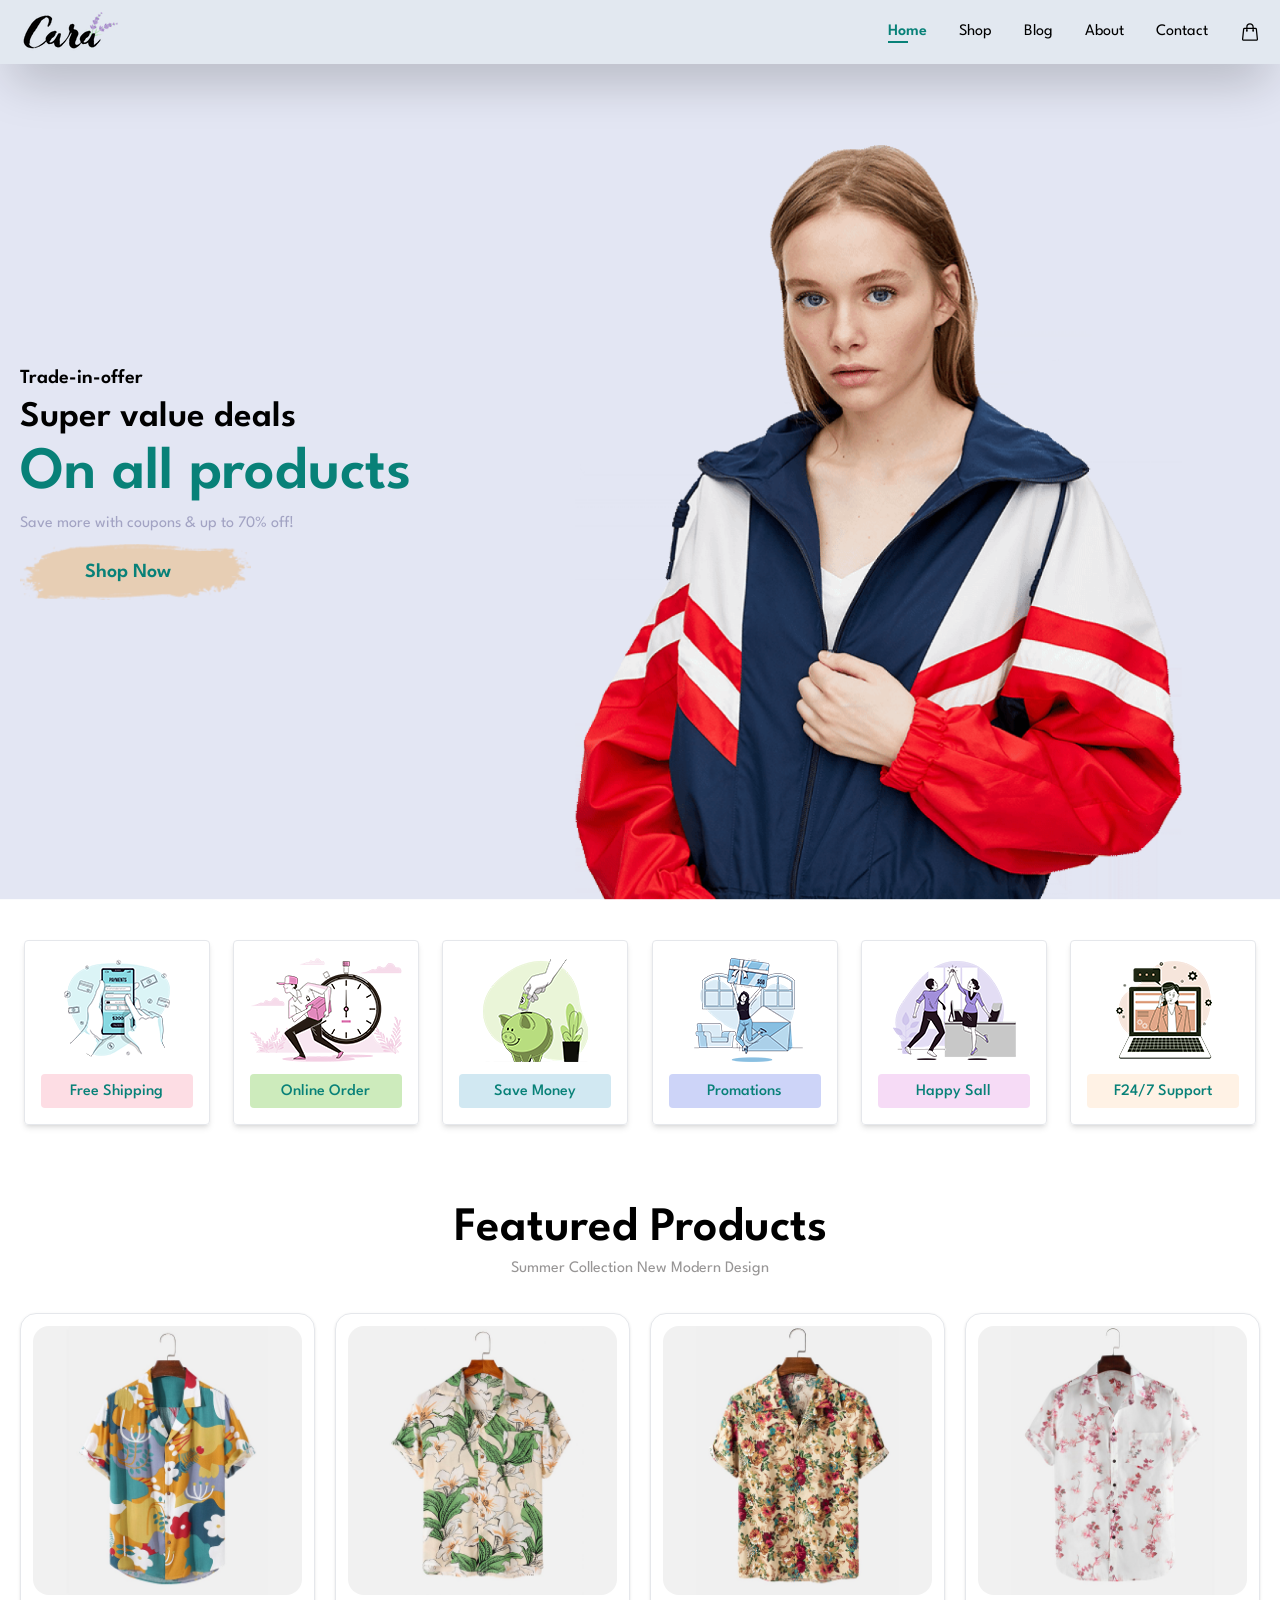
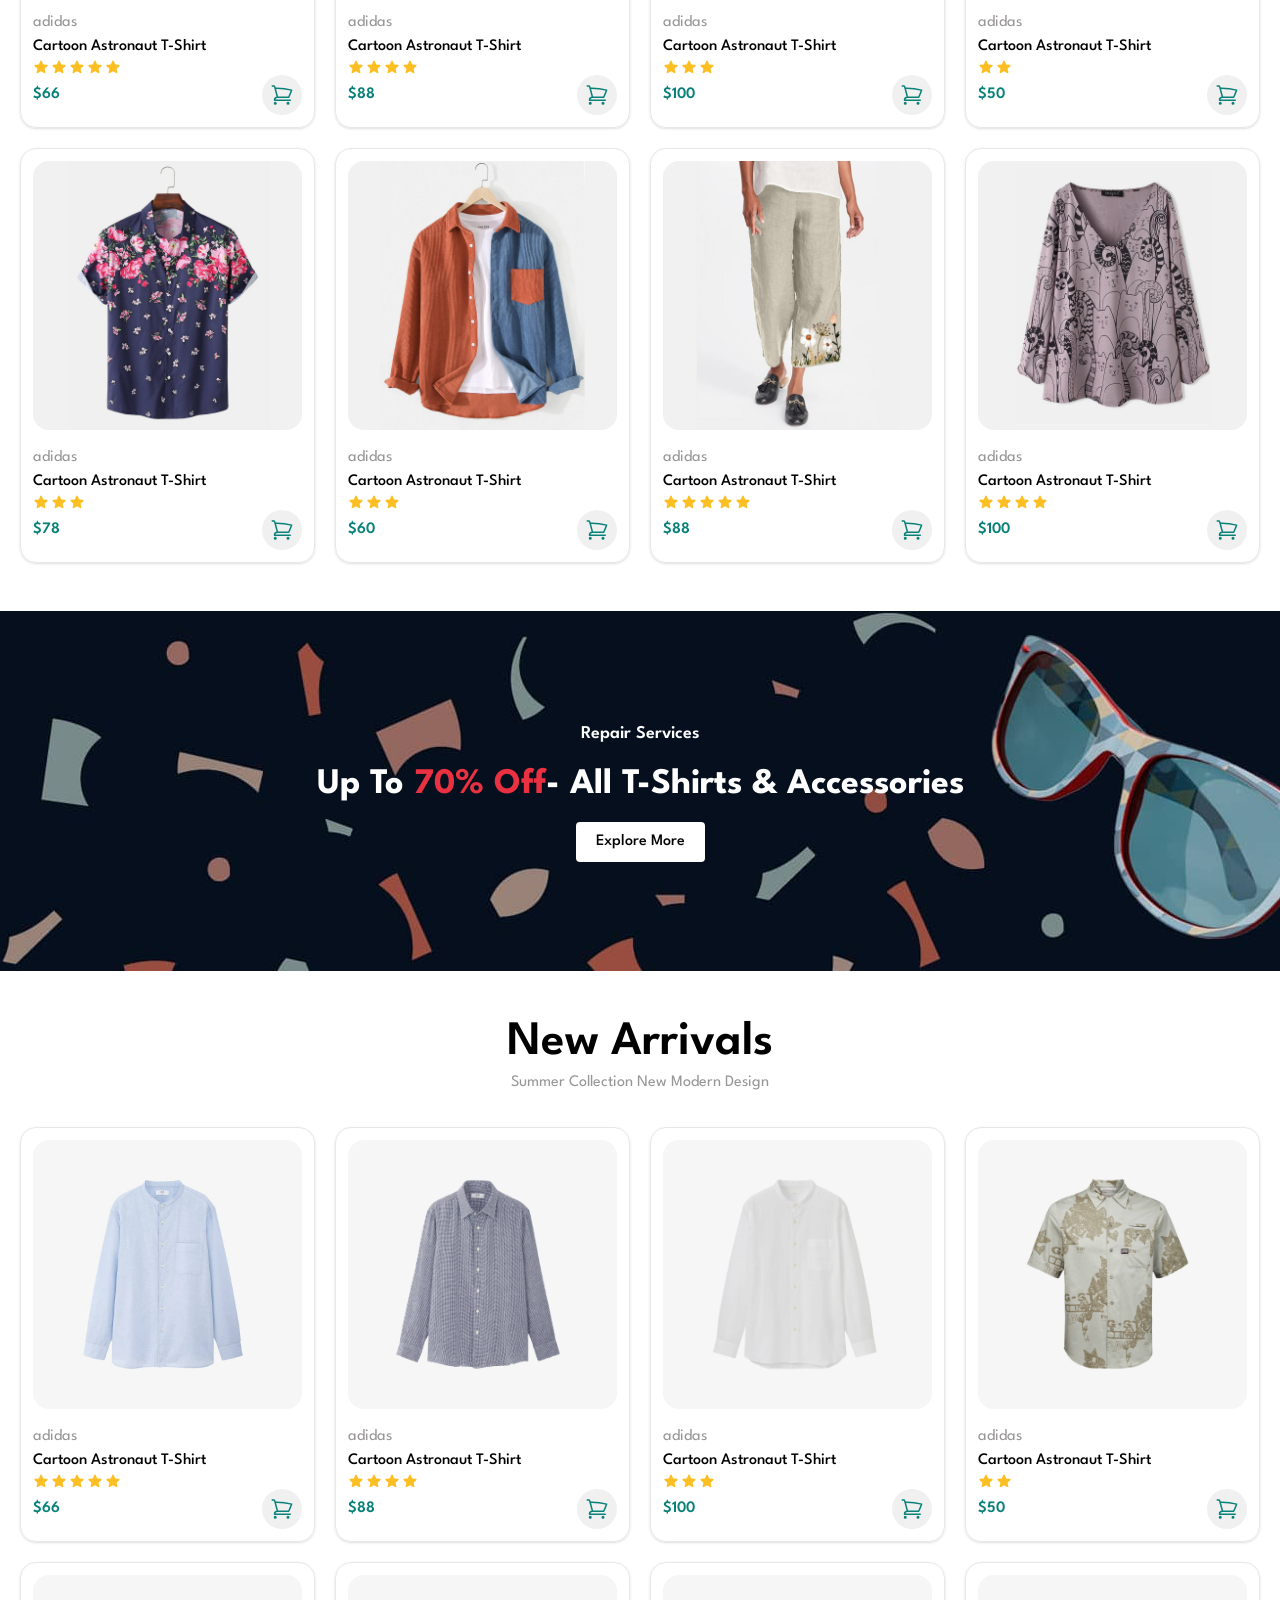
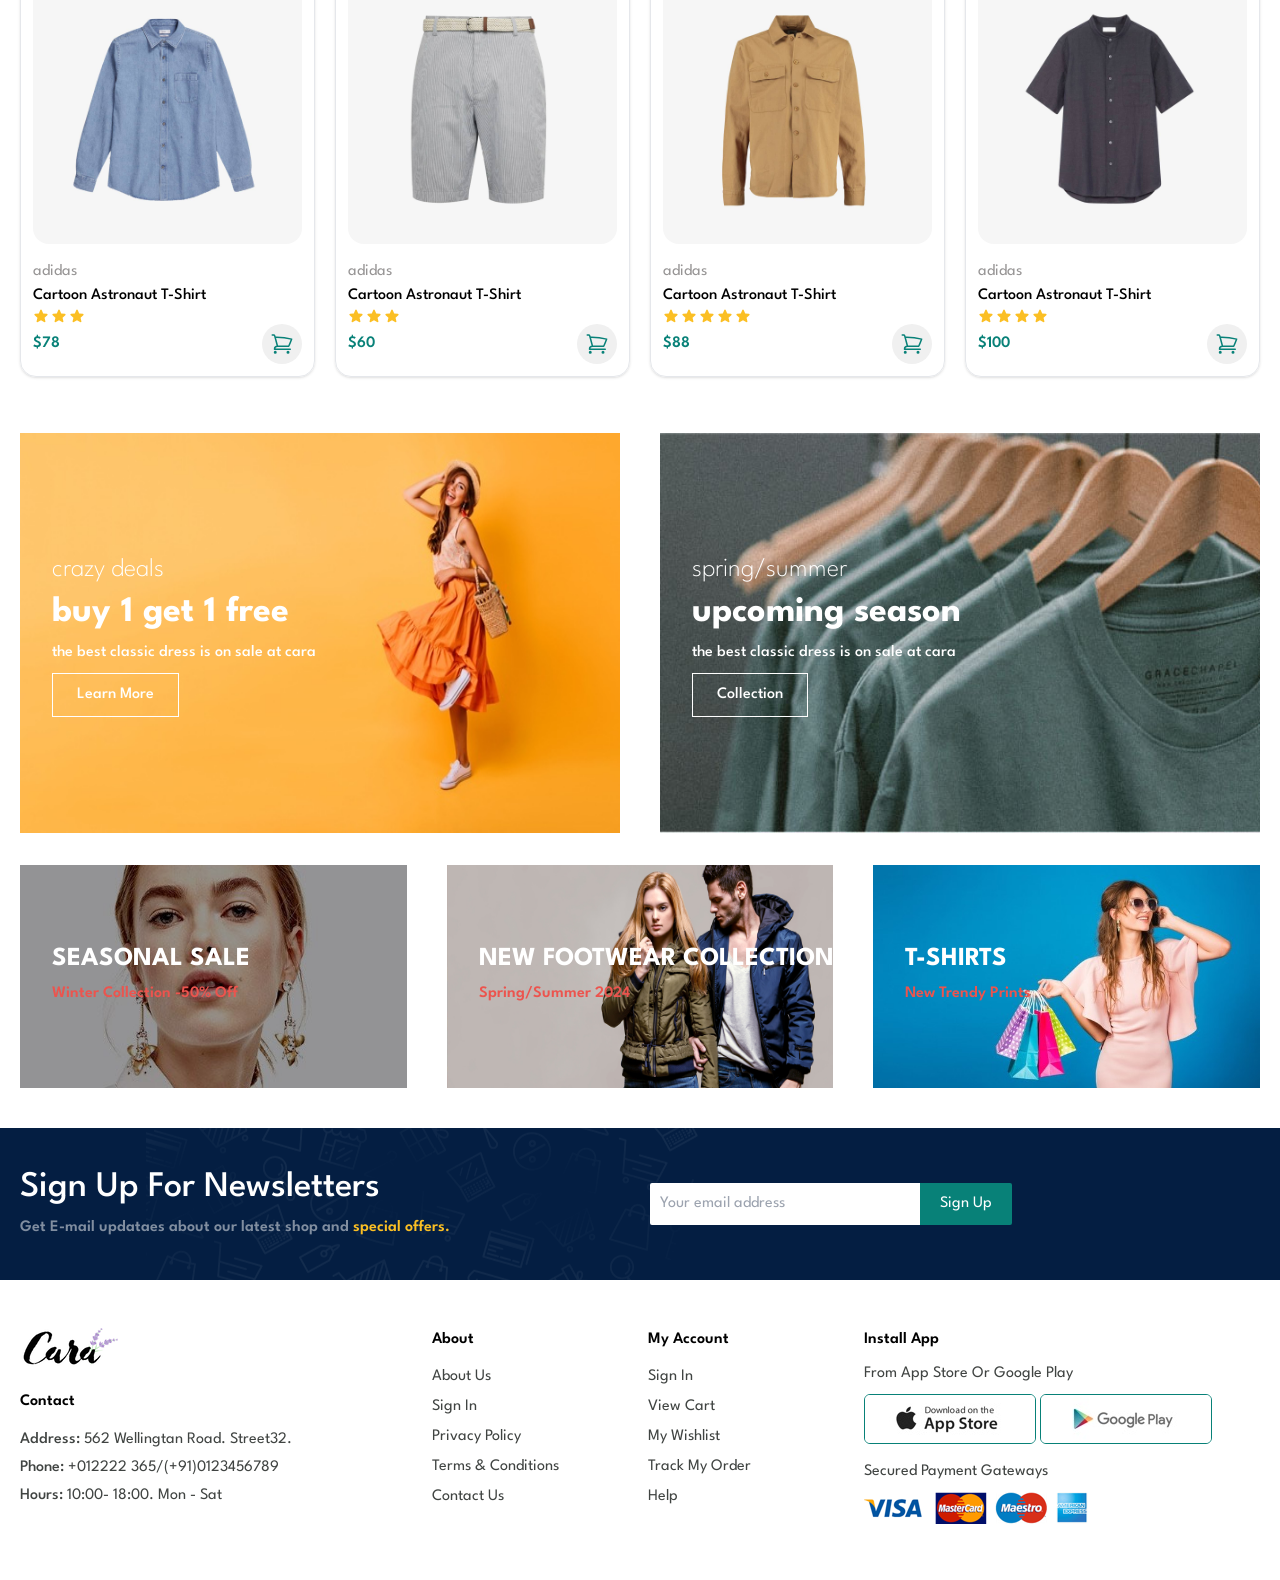
<file: index.html>
<!DOCTYPE html>
<html lang="en">
    <head>
        <meta charset="UTF-8">
        <meta name="viewport" content="width=device-width, initial-scale=1.0">
        <title>Cara</title>
        <link rel="icon" href="images/icon.png">
        <link rel="stylesheet" href="css/output.css">
    </head>
    <body class="font-League">
        <!--navbar-->
        <nav class="bg-slate-200 shadow-2xl py-3 sticky top-0 z-10 px-5">
            <div class="container m-auto flex items-center justify-between">
                <div class="logo">
                    <a href="index.html">
                        <img src="images/logo.png" alt="logo">
                    </a>
                </div>
                <div class="navs shadow-lg fixed top-0 right-0 pt-4 pl-5 w-[170px] h-screen translate-x-full sm:translate-x-0 sm:relative sm:shadow-none sm:pt-0 sm:pl-0 sm:w-auto sm:h-auto bg-slate-200 sm:bg-transparent">
                    <svg xmlns="http://www.w3.org/2000/svg" fill="none" viewBox="0 0 24 24" stroke-width="1.5" stroke="currentColor" class="w-5 h-5 cursor-pointer close hover:text-dim-900 sm:hidden">
                        <path stroke-linecap="round" stroke-linejoin="round" d="M6 18 18 6M6 6l12 12" />
                    </svg>                      
                    <ul class="flex flex-col flex-start leading-10 pt-5 sm:pt-0 sm:flex-row sm:items-center sm:space-x-8">
                        <li>
                            <a href="index.html" class="after-content text-dim-900 font-semibold relative transition ease-in-out delay-150">Home</a>
                        </li>
                        <li>
                            <a href="shop.html">Shop</a>
                        </li>
                        <li>
                            <a href="blog.html">Blog</a>
                        </li>
                        <li>
                            <a href="about.html">About</a>
                        </li>
                        <li>
                            <a href="contact.html">Contact</a>
                        </li>
                        <li>
                            <a href="cart.html">
                                <svg xmlns="http://www.w3.org/2000/svg" fill="none" viewBox="0 0 24 24" stroke-width="1.5" stroke="currentColor" class="w-5 h-5">
                                    <path stroke-linecap="round" stroke-linejoin="round" d="M15.75 10.5V6a3.75 3.75 0 1 0-7.5 0v4.5m11.356-1.993 1.263 12c.07.665-.45 1.243-1.119 1.243H4.25a1.125 1.125 0 0 1-1.12-1.243l1.264-12A1.125 1.125 0 0 1 5.513 7.5h12.974c.576 0 1.059.435 1.119 1.007ZM8.625 10.5a.375.375 0 1 1-.75 0 .375.375 0 0 1 .75 0Zm7.5 0a.375.375 0 1 1-.75 0 .375.375 0 0 1 .75 0Z" />
                                </svg>                              
                            </a>
                        </li>
                    </ul>
                </div>
                <div class="sm:hidden">
                    <svg xmlns="http://www.w3.org/2000/svg" fill="none" viewBox="0 0 24 24" stroke-width="1.5" stroke="currentColor" class="w-6 h-6 cursor-pointer open hover:text-dim-900">
                        <path stroke-linecap="round" stroke-linejoin="round" d="M3.75 6.75h16.5M3.75 12h16.5m-16.5 5.25h16.5" />
                    </svg>
                </div>
            </div>
        </nav>
        <!--navbar-->
        <!--main-->
        <main class="flex items-center justify-center px-5">
            <div class="container">
                <div class="text leading-10">
                    <h4 class="font-semibold text-xl">Trade-in-offer</h4>
                    <h2 class="font-semibold text-3xl sm:text-4xl my-1.5">Super value deals</h2>
                    <h1 class="font-semibold text-dim-900 text-4xl sm:text-6xl">On all products</h1>
                    <p class="text-[#a2a3c3]">Save more with coupons & up to 70% off!</p>
                    <button class="text-dim-900 font-semibold text-xl">Shop Now</button>
                </div>
            </div>
        </main>
        <!--main-->
        <!--feature-->
        <section class="feature px-5">
            <div class="feature-box container m-auto grid grid-cols-2 min-[500px]:grid-cols-3 md:grid-cols-4 lg:grid-cols-6 gap-4 pt-10 pb-20 text-center">
                <!-- <div id="${item.id}" class="content m-auto shadow-md hover:shadow-lg transition ease-in-out delay-200 rounded border border-solid border-gray-200 p-4">
                    <img src="${item.image}" alt="${item.name}">
                    <h4 class="capitalize font-medium pb-1 pt-1.5 text-dim-900 mt-3 bg-[#fddde4] rounded">${item.name}</h4>
                </div> -->
            </div>
        </section>
        <!--feature-->
        <!--products-->
        <section class="products px-5">
            <div class="container m-auto">
                <h2 class="capitalize text-center font-semibold text-5xl mb-1">featured products</h2>
                <p class="capitalize text-center text-[#979595]">summer collection new modern design</p>
                <div class="products-items grid grid-cols-1 sm:grid-cols-3 lg:grid-cols-4 gap-5 mt-8">
                    <!-- <div class="p-3 product border border-solid border-gray-200 rounded-2xl shadow" id="${item.id}">
                        <img class="rounded-2xl" src="${item.image}" alt="${item.name}">
                        <div class="mt-4">
                            <svg xmlns="http://www.w3.org/2000/svg" viewBox="0 0 24 24" fill="currentColor" class="w-4 h-4">
                                <path fill-rule="evenodd" d="M10.788 3.21c.448-1.077 1.976-1.077 2.424 0l2.082 5.006 5.404.434c1.164.093 1.636 1.545.749 2.305l-4.117 3.527 1.257 5.273c.271 1.136-.964 2.033-1.96 1.425L12 18.354 7.373 21.18c-.996.608-2.231-.29-1.96-1.425l1.257-5.273-4.117-3.527c-.887-.76-.415-2.212.749-2.305l5.404-.434 2.082-5.005Z" clip-rule="evenodd" />
                            </svg>
                            <span class="text-[#979595]">${item.brand}</span>
                            <h4 class="capitalize font-medium">${item.name}</h4>
                            <div class="flex gap-0.5 text-amber-400">${starIcon.repeat(item.rating)}</div>
                            <div class="flex items-center justify-between">
                                <span class="text-dim-900 font-semibold">$${item.price}</span>
                                <button class="text-dim-900 bg-[#f0f0f0] w-10 h-10 rounded-full flex items-center justify-center"><svg xmlns="http://www.w3.org/2000/svg" fill="none" viewBox="0 0 24 24" stroke-width="1.5" stroke="currentColor" class="w-6 h-6">
                                    <path stroke-linecap="round" stroke-linejoin="round" d="M2.25 3h1.386c.51 0 .955.343 1.087.835l.383 1.437M7.5 14.25a3 3 0 0 0-3 3h15.75m-12.75-3h11.218c1.121-2.3 2.1-4.684 2.924-7.138a60.114 60.114 0 0 0-16.536-1.84M7.5 14.25 5.106 5.272M6 20.25a.75.75 0 1 1-1.5 0 .75.75 0 0 1 1.5 0Zm12.75 0a.75.75 0 1 1-1.5 0 .75.75 0 0 1 1.5 0Z" />
                                </svg></button>
                            </div>
                        </div>
                    </div> -->
                </div>
            </div>
        </section>
        <!--products-->
        <!--sale-->
        <section class="sale my-12 text-center text-white capitalize p-4 flex items-center justify-center">
            <div class="container m-auto">
                <div>
                    <p class="font-semibold mb-3 text-lg">repair services</p>
                    <h2 class="font-bold mb-3 text-4xl leading-snug">up to <span class="text-[#e93141]">70% off</span>- all t-shirts & accessories</h2>
                    <button class="capitalize font-medium bg-white text-black rounded py-2 px-5 hover:bg-dim-900 hover:text-white transition-all ease-in-out delay-300">explore more</button>
                </div>
            </div>
        </section>
        <!--sale-->
        <!--new products-->
        <section class="new-products px-5 mb-14">
            <div class="container m-auto">
                <h2 class="capitalize text-center font-semibold text-5xl mb-1">new arrivals</h2>
                <p class="capitalize text-center text-[#979595]">summer collection new modern design</p>
                <div class="products-items grid grid-cols-1 sm:grid-cols-3 lg:grid-cols-4 gap-5 mt-8">
                    <!-- <div class="p-3 product border border-solid border-gray-200 rounded-2xl shadow hover:scale-95" id="${item.id}">
                        <img class="rounded-2xl" src="${item.image}" alt="${item.name}">
                        <div class="mt-4">
                            <svg xmlns="http://www.w3.org/2000/svg" viewBox="0 0 24 24" fill="currentColor" class="w-4 h-4">
                                <path fill-rule="evenodd" d="M10.788 3.21c.448-1.077 1.976-1.077 2.424 0l2.082 5.006 5.404.434c1.164.093 1.636 1.545.749 2.305l-4.117 3.527 1.257 5.273c.271 1.136-.964 2.033-1.96 1.425L12 18.354 7.373 21.18c-.996.608-2.231-.29-1.96-1.425l1.257-5.273-4.117-3.527c-.887-.76-.415-2.212.749-2.305l5.404-.434 2.082-5.005Z" clip-rule="evenodd" />
                            </svg>
                            <span class="text-[#979595]">${item.brand}</span>
                            <h4 class="capitalize font-medium">${item.name}</h4>
                            <div class="flex gap-0.5 text-amber-400">${starIcon.repeat(item.rating)}</div>
                            <div class="flex items-center justify-between">
                                <span class="text-dim-900 font-semibold">$${item.price}</span>
                                <button class="text-dim-900 bg-[#f0f0f0] w-10 h-10 rounded-full flex items-center justify-center"><svg xmlns="http://www.w3.org/2000/svg" fill="none" viewBox="0 0 24 24" stroke-width="1.5" stroke="currentColor" class="w-6 h-6">
                                    <path stroke-linecap="round" stroke-linejoin="round" d="M2.25 3h1.386c.51 0 .955.343 1.087.835l.383 1.437M7.5 14.25a3 3 0 0 0-3 3h15.75m-12.75-3h11.218c1.121-2.3 2.1-4.684 2.924-7.138a60.114 60.114 0 0 0-16.536-1.84M7.5 14.25 5.106 5.272M6 20.25a.75.75 0 1 1-1.5 0 .75.75 0 0 1 1.5 0Zm12.75 0a.75.75 0 1 1-1.5 0 .75.75 0 0 1 1.5 0Z" />
                                </svg></button>
                            </div>
                        </div>
                    </div> -->
                </div>
            </div>
        </section>
        <!--new products-->
        <!--banners-->
        <section class="blog px-5">
            <div class="container m-auto">
                <div class="top-box grid md:grid-cols-2 gap-10 relative mb-8">
                    <!-- <div class="${item.id} flex items-center text-white min-w-[500px] h-[400px] hover:brightness-50 transition ease-in-out delay-150 duration-500">
                        <img src="${item.image}" alt="${item.name}" class="w-full h-full">
                        <div class="absolute pl-8 leading-10">
                            <span class="font-extralight text-[26px]">${item.name}</span>
                            <h3 class="font-bold text-4xl">${item.sale}</h3>
                            <p class="font-medium">${item.desc}</p>
                            <button class="font-medium py-px px-6 border border-white capitalize hover:bg-dim-900 hover:border-dim-900 transition delay-200 ease-in">${item.more}</button>
                        </div>
                    </div> -->
                </div>
                <div class="bottom-box grid grid-cols-1 sm:grid-cols-3 gap-10">
                    <!-- <div class="${item.id} flex items-center text-white ">
                        <img src="${item.image}" alt="${item.name}" class="w-full h-full">
                        <div class="absolute pl-8 leading-8">
                            <span class="font-bold uppercase text-[26px]">${item.name}</span>
                            <p class="font-semibold capitalize text-[#ec544e]">${item.desc}</p>
                        </div>
                    </div> -->
                </div>
            </div>
        </section>
        <!--banners-->
        <!--news-letter-->
        <section class="news-letter flex items-center bg-[#041e42] mt-10 px-5 py-10">
            <div class="container m-auto grid md:grid-cols-2 gap-5 items-center justify-between">
                <div>
                    <h2 class="text-white text-4xl font-medium mb-2 capitalize">Sign Up For Newsletters</h2>
                    <p class="text-[#818ea0] font-semibold">Get E-mail updataes about our latest shop and <span class="text-amber-400">special offers.</span></p>
                </div>
                <div>
                    <form>
                        <input type="text" placeholder="Your email address" class="outline-none py-[9px] px-2.5 rounded-l-sm sm:w-[270px]">
                        <button class="bg-dim-900 text-white capitalize -ml-1 py-[9px] px-5 rounded-r-sm">sign up</button>
                    </form>
                </div>
            </div>
        </section>
        <!--news-letter-->
        <!--footer-->
        <footer class="pt-12 pb-14 px-5">
            <div class="container m-auto grid min-[500px]:grid-cols-[1fr_1fr] lg:grid-cols-[1fr_200px_200px_1fr] gap-4 capitalize">
                <div class="text-[#404442] leading-[28px]">
                    <img src="images/logo.png" alt="logo">
                    <h4 class="font-semibold mt-5 mb-2.5 text-black">contact</h4>
                    <p><span class="font-medium">address: </span> 562 wellingtan road. street32.</p>
                    <p><span class="font-medium">phone: </span> +012222 365/(+91)0123456789</p>
                    <p><span class="font-medium">hours: </span>10:00- 18:00. mon - sat</p>
                </div>
                <div>
                    <h4 class="font-semibold mb-2.5">about</h4>
                    <ul class="leading-[30px]">
                        <li>
                            <a href="#" class="link">about us</a>
                        </li>
                        <li>
                            <a href="#" class="link">sign in</a>
                        </li>
                        <li>
                            <a href="#" class="link">privacy policy</a>
                        </li>
                        <li>
                            <a href="#" class="link">terms & conditions</a>
                        </li>
                        <li>
                            <a href="#" class="link">contact us</a>
                        </li>
                    </ul>
                </div>
                <div>
                    <h4 class="font-semibold mb-2.5">my account</h4>
                    <ul class="text-[#404442] leading-[30px]">
                        <li>
                            <a href="#" class="link">sign in</a>
                        </li>
                        <li>
                            <a href="#" class="link">view cart</a>
                        </li>
                        <li>
                            <a href="#" class="link">my wishlist</a>
                        </li>
                        <li>
                            <a href="#" class="link">track my order</a>
                        </li>
                        <li>
                            <a href="#" class="link">help</a>
                        </li>
                    </ul>
                </div>
                <div>
                    <h4 class="font-semibold mb-2.5">install app</h4>
                    <p class="text-[#404442] mb-2">from app store or google play</p>
                    <div class="flex flex-col md:flex-row">
                        <img src="images/pay/app.jpg" alt='app' class="border border-dim-900 rounded-md mr-1 mb-4">
                        <img src="images/pay/play.jpg" alt="pay" class="border border-dim-900 rounded-md mb-4">
                    </div>
                    <p class="text-[#404442] mb-2">secured payment gateways</p>
                    <img src="images/pay/pay.png" alt="image">
                </div>
            </div>
        </footer>
        <!--footer-->
        <script src="js/data.js"></script>
        <script src="js/nav.js"></script>
        <script src="js/script.js"></script>
    </body>
</html>
</file>
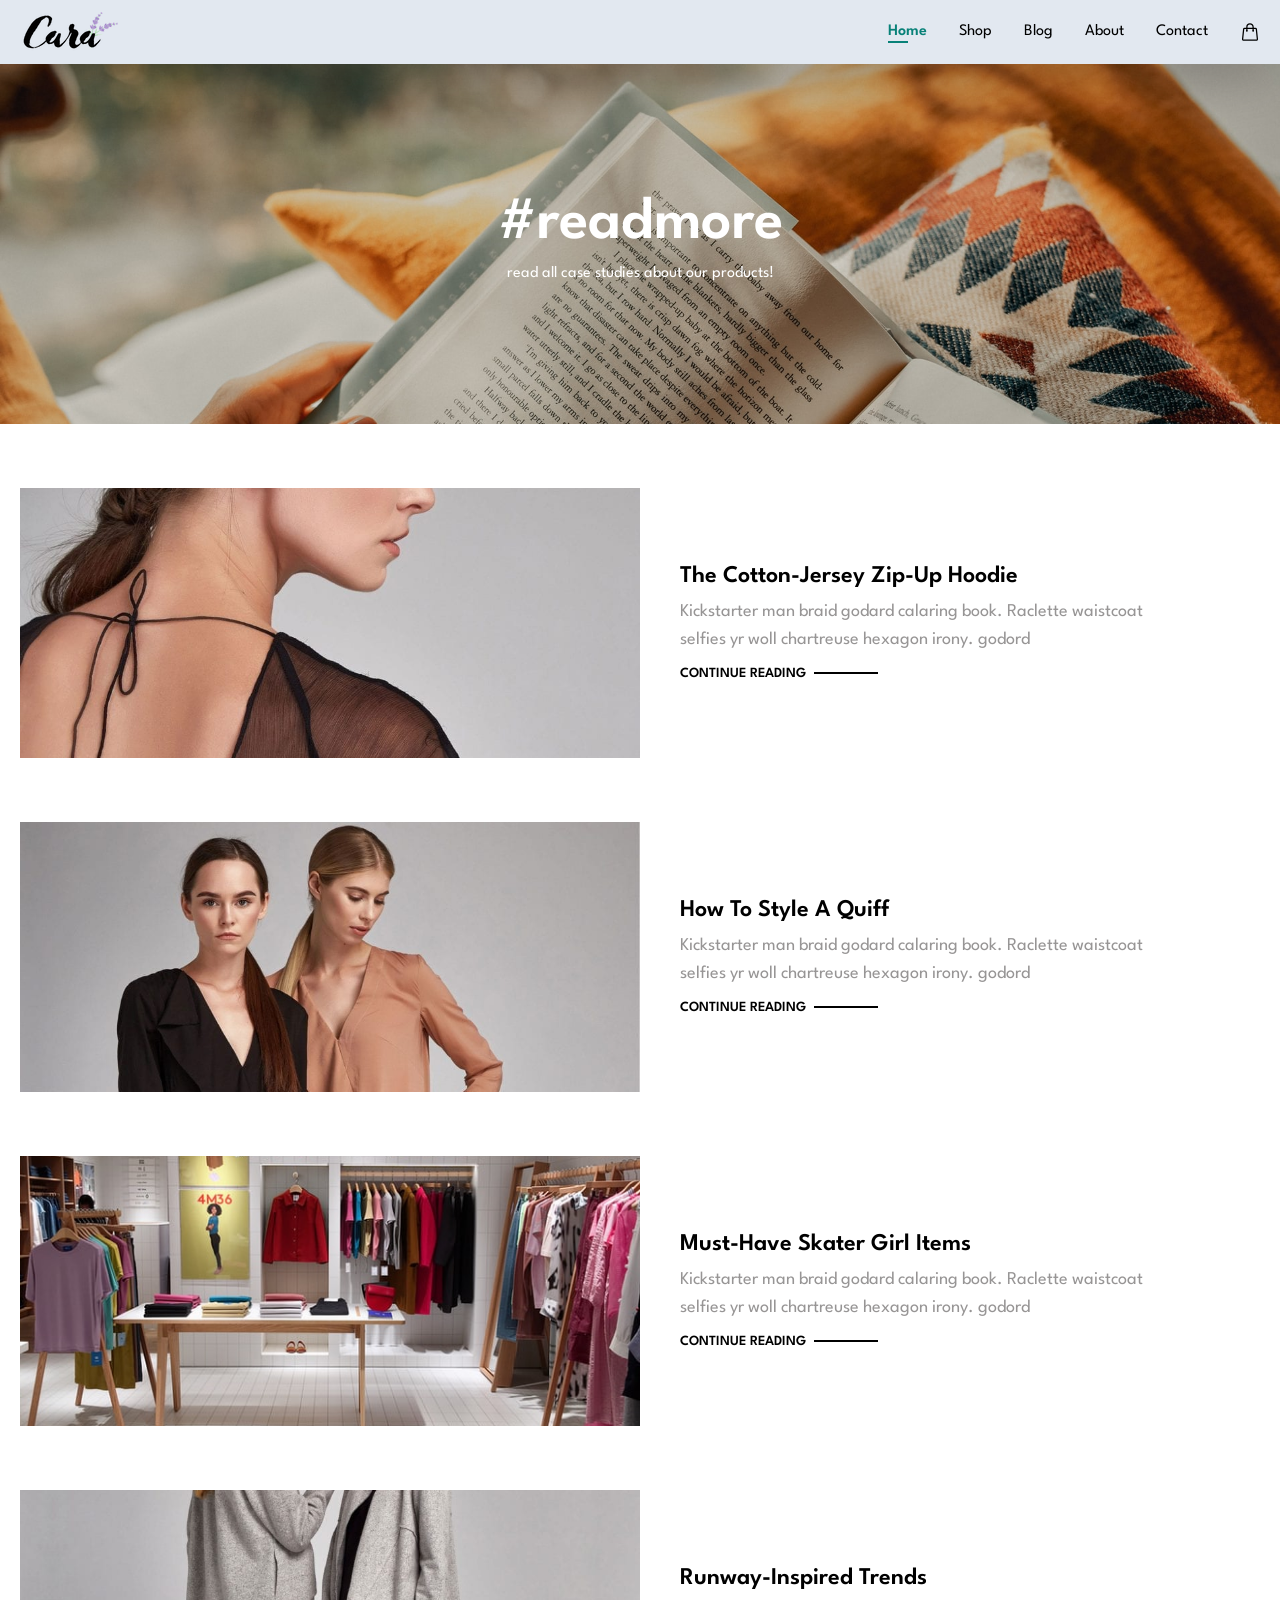
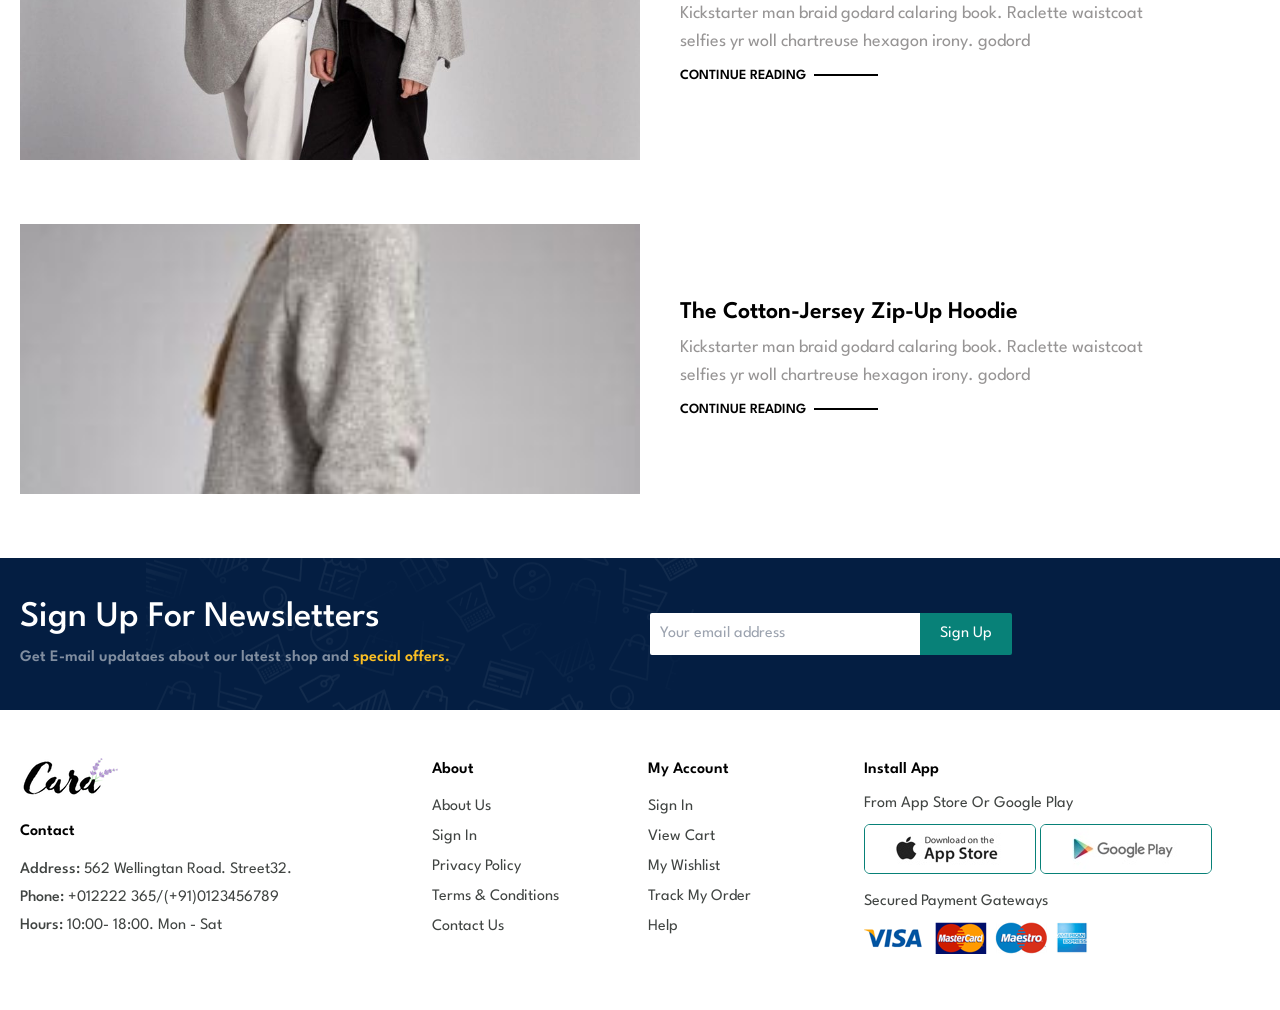
<file: blog.html>
<!DOCTYPE html>
<html lang="en">
    <head>
        <meta charset="UTF-8">
        <meta name="viewport" content="width=device-width, initial-scale=1.0">
        <title>Cara</title>
        <link rel="icon" href="images/icon.png">
        <link rel="stylesheet" href="css/output.css">
    </head>
    <body class="font-League">
        <!--navbar-->
        <nav class="bg-slate-200 shadow-2xl py-3 sticky top-0 z-10 px-5">
            <div class="container mx-auto flex items-center justify-between">
                <div class="logo">
                    <a href="index.html">
                        <img src="images/logo.png" alt="logo">
                    </a>
                </div>
                <div class="navs shadow-lg fixed top-0 right-0 pt-4 pl-5 w-[170px] h-screen translate-x-full sm:translate-x-0 sm:relative sm:shadow-none sm:pt-0 sm:pl-0 sm:w-auto sm:h-auto bg-slate-200 sm:bg-transparent">
                    <svg xmlns="http://www.w3.org/2000/svg" fill="none" viewBox="0 0 24 24" stroke-width="1.5" stroke="currentColor" class="w-5 h-5 cursor-pointer close hover:text-dim-900 sm:hidden">
                        <path stroke-linecap="round" stroke-linejoin="round" d="M6 18 18 6M6 6l12 12" />
                    </svg>                      
                    <ul class="flex flex-col flex-start leading-10 pt-5 sm:pt-0 sm:flex-row sm:items-center sm:space-x-8">
                        <li>
                            <a href="index.html" class="after-content text-dim-900 font-semibold relative transition ease-in-out delay-150">Home</a>
                        </li>
                        <li>
                            <a href="shop.html">Shop</a>
                        </li>
                        <li>
                            <a href="blog.html">Blog</a>
                        </li>
                        <li>
                            <a href="about.html">About</a>
                        </li>
                        <li>
                            <a href="contact.html">Contact</a>
                        </li>
                        <li>
                            <a href="cart.html">
                                <svg xmlns="http://www.w3.org/2000/svg" fill="none" viewBox="0 0 24 24" stroke-width="1.5" stroke="currentColor" class="w-5 h-5">
                                    <path stroke-linecap="round" stroke-linejoin="round" d="M15.75 10.5V6a3.75 3.75 0 1 0-7.5 0v4.5m11.356-1.993 1.263 12c.07.665-.45 1.243-1.119 1.243H4.25a1.125 1.125 0 0 1-1.12-1.243l1.264-12A1.125 1.125 0 0 1 5.513 7.5h12.974c.576 0 1.059.435 1.119 1.007ZM8.625 10.5a.375.375 0 1 1-.75 0 .375.375 0 0 1 .75 0Zm7.5 0a.375.375 0 1 1-.75 0 .375.375 0 0 1 .75 0Z" />
                                </svg>                              
                            </a>
                        </li>
                    </ul>
                </div>
                <div class="sm:hidden">
                    <svg xmlns="http://www.w3.org/2000/svg" fill="none" viewBox="0 0 24 24" stroke-width="1.5" stroke="currentColor" class="w-6 h-6 cursor-pointer open hover:text-dim-900">
                        <path stroke-linecap="round" stroke-linejoin="round" d="M3.75 6.75h16.5M3.75 12h16.5m-16.5 5.25h16.5" />
                    </svg>
                </div>
            </div>
        </nav>
        <!--navbar-->
        <!--section home-->
        <section class="home-blog flex items-center justify-center px-5 text-center">
            <div class="container">
                <div class="text leading-10 text-white">
                    <h1 class="font-semibold text-4xl sm:text-6xl">#readmore</h1>
                    <p>read all case studies about our products!</p>
                </div>
            </div>
        </section>
        <!--section home-->
        <!--section blogs-->
        <section class="blogs px-5 pt-16">
            <div class="container m-auto blogs-box">
                <div class="flex flex-col items-center gap-10 mb-16 min-[500px]:flex-row">
                    <div class="min-[500px]:w-6/12">
                        <img src="images/blog/b1.jpg" alt="" class="w-full min-[500px]:h-[270px] object-cover">
                    </div>
                    <div class="min-[500px]:w-[40%]">
                        <h3 class="font-semibold text-2xl capitalize mb-1.5"></h3>
                        <p class="text-[#979595] mb-2 leading-5 text-lg"></p>
                        <a href="#" class="relative line uppercase font-semibold text-sm"></a>
                    </div>
                </div>
            </div>
        </section>
        <!--section blogs-->
        <!--news-letter-->
        <section class="news-letter flex items-center bg-[#041e42] px-5 py-10">
            <div class="container m-auto grid md:grid-cols-2 gap-5 items-center justify-between">
                <div>
                    <h2 class="text-white text-4xl font-medium mb-2 capitalize">Sign Up For Newsletters</h2>
                    <p class="text-[#818ea0] font-semibold">Get E-mail updataes about our latest shop and <span class="text-amber-400">special offers.</span></p>
                </div>
                <div>
                    <form>
                        <input type="text" placeholder="Your email address" class="outline-none py-[9px] px-2.5 rounded-l-sm sm:w-[270px]">
                        <button class="bg-dim-900 text-white capitalize -ml-1 py-[9px] px-5 rounded-r-sm">sign up</button>
                    </form>
                </div>
            </div>
        </section>
        <!--news-letter-->
        <!--footer-->
        <footer class="pt-12 pb-14 px-5">
            <div class="container m-auto grid min-[500px]:grid-cols-[1fr_1fr] lg:grid-cols-[1fr_200px_200px_1fr] gap-4 capitalize">
                <div class="text-[#404442] leading-[28px]">
                    <img src="images/logo.png" alt="logo">
                    <h4 class="font-semibold mt-5 mb-2.5 text-black">contact</h4>
                    <p><span class="font-medium">address: </span> 562 wellingtan road. street32.</p>
                    <p><span class="font-medium">phone: </span> +012222 365/(+91)0123456789</p>
                    <p><span class="font-medium">hours: </span>10:00- 18:00. mon - sat</p>
                </div>
                <div>
                    <h4 class="font-semibold mb-2.5">about</h4>
                    <ul class="leading-[30px]">
                        <li>
                            <a href="#" class="link">about us</a>
                        </li>
                        <li>
                            <a href="#" class="link">sign in</a>
                        </li>
                        <li>
                            <a href="#" class="link">privacy policy</a>
                        </li>
                        <li>
                            <a href="#" class="link">terms & conditions</a>
                        </li>
                        <li>
                            <a href="#" class="link">contact us</a>
                        </li>
                    </ul>
                </div>
                <div class="">
                    <h4 class="font-semibold mb-2.5">my account</h4>
                    <ul class="text-[#404442] leading-[30px]">
                        <li>
                            <a href="#" class="link">sign in</a>
                        </li>
                        <li>
                            <a href="#" class="link">view cart</a>
                        </li>
                        <li>
                            <a href="#" class="link">my wishlist</a>
                        </li>
                        <li>
                            <a href="#" class="link">track my order</a>
                        </li>
                        <li>
                            <a href="#" class="link">help</a>
                        </li>
                    </ul>
                </div>
                <div>
                    <h4 class="font-semibold mb-2.5">install app</h4>
                    <p class="text-[#404442] mb-2">from app store or google play</p>
                    <div class="flex flex-col md:flex-row">
                        <img src="images/pay/app.jpg" alt='app' class="border border-dim-900 rounded-md mr-1 mb-4">
                        <img src="images/pay/play.jpg" alt="pay" class="border border-dim-900 rounded-md mb-4">
                    </div>
                    <p class="text-[#404442] mb-2">secured payment gateways</p>
                    <img src="images/pay/pay.png" alt="image">
                </div>
            </div>
        </footer>
        <!--footer-->
        <script src="js/data.js"></script>
        <script src="js/nav.js"></script>
        <script src="js/blog.js"></script>
    </body>
</html>
</file>
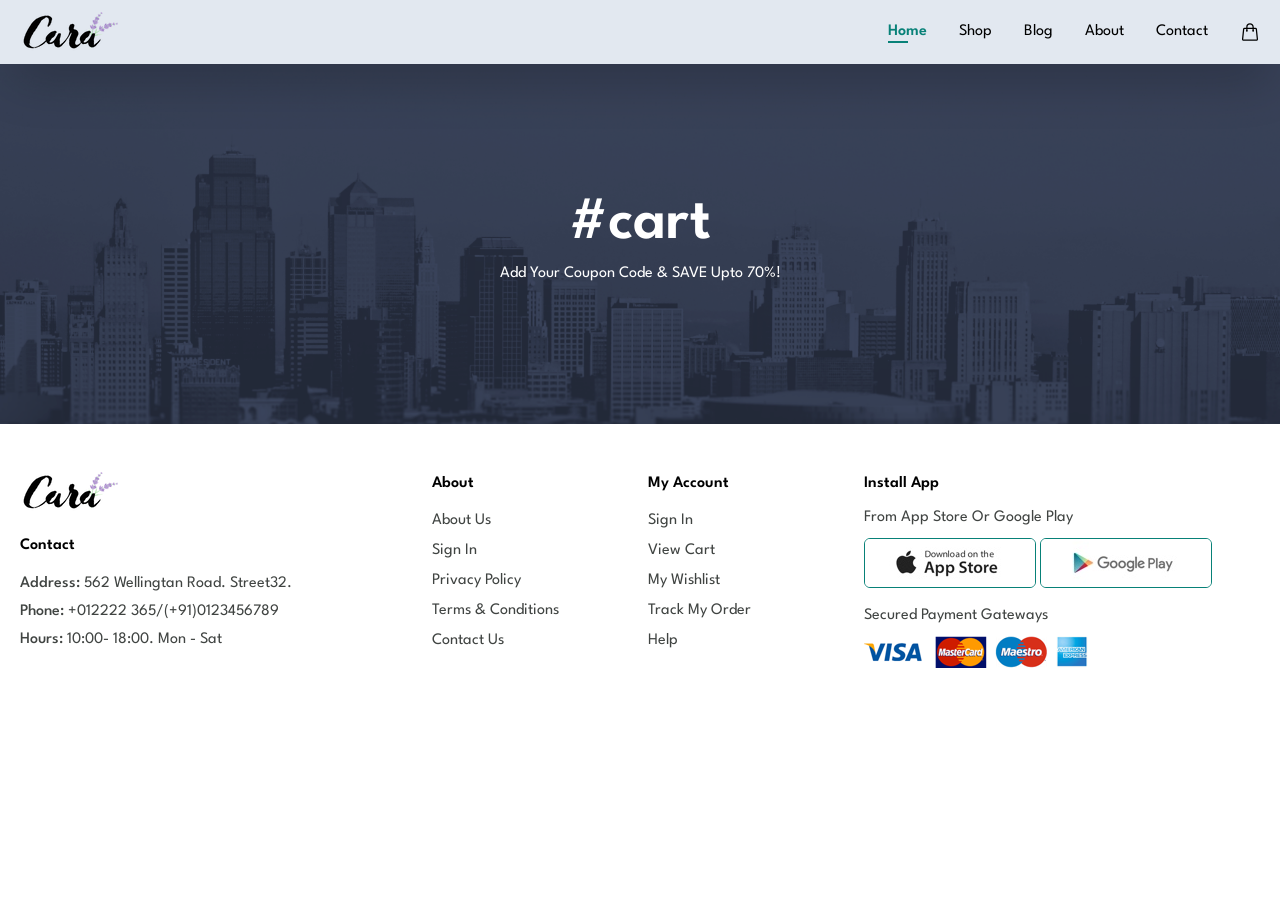
<file: cart.html>
<!DOCTYPE html>
<html lang="en">
    <head>
        <meta charset="UTF-8">
        <meta name="viewport" content="width=device-width, initial-scale=1.0">
        <title>Cara</title>
        <link rel="icon" href="images/icon.png">
        <link rel="stylesheet" href="css/output.css">
    </head>
    <body class="font-League">
        <!--navbar-->
        <nav class="bg-slate-200 shadow-2xl py-3 sticky top-0 z-10 px-5">
            <div class="container mx-auto flex items-center justify-between">
                <div class="logo">
                    <a href="index.html">
                        <img src="images/logo.png" alt="logo">
                    </a>
                </div>
                <div class="navs shadow-lg fixed top-0 right-0 pt-4 pl-5 w-[170px] h-screen translate-x-full sm:translate-x-0 sm:relative sm:shadow-none sm:pt-0 sm:pl-0 sm:w-auto sm:h-auto bg-slate-200 sm:bg-transparent">
                    <svg xmlns="http://www.w3.org/2000/svg" fill="none" viewBox="0 0 24 24" stroke-width="1.5" stroke="currentColor" class="w-5 h-5 cursor-pointer close hover:text-dim-900 sm:hidden">
                        <path stroke-linecap="round" stroke-linejoin="round" d="M6 18 18 6M6 6l12 12" />
                    </svg>                      
                    <ul class="flex flex-col flex-start leading-10 pt-5 sm:pt-0 sm:flex-row sm:items-center sm:space-x-8">
                        <li>
                            <a href="index.html" class="after-content text-dim-900 font-semibold relative transition ease-in-out delay-150">Home</a>
                        </li>
                        <li>
                            <a href="shop.html">Shop</a>
                        </li>
                        <li>
                            <a href="blog.html">Blog</a>
                        </li>
                        <li>
                            <a href="about.html">About</a>
                        </li>
                        <li>
                            <a href="contact.html">Contact</a>
                        </li>
                        <li>
                            <a href="cart.html">
                                <svg xmlns="http://www.w3.org/2000/svg" fill="none" viewBox="0 0 24 24" stroke-width="1.5" stroke="currentColor" class="w-5 h-5">
                                    <path stroke-linecap="round" stroke-linejoin="round" d="M15.75 10.5V6a3.75 3.75 0 1 0-7.5 0v4.5m11.356-1.993 1.263 12c.07.665-.45 1.243-1.119 1.243H4.25a1.125 1.125 0 0 1-1.12-1.243l1.264-12A1.125 1.125 0 0 1 5.513 7.5h12.974c.576 0 1.059.435 1.119 1.007ZM8.625 10.5a.375.375 0 1 1-.75 0 .375.375 0 0 1 .75 0Zm7.5 0a.375.375 0 1 1-.75 0 .375.375 0 0 1 .75 0Z" />
                                </svg>                              
                            </a>
                        </li>
                    </ul>
                </div>
                <div class="sm:hidden">
                    <svg xmlns="http://www.w3.org/2000/svg" fill="none" viewBox="0 0 24 24" stroke-width="1.5" stroke="currentColor" class="w-6 h-6 cursor-pointer open hover:text-dim-900">
                        <path stroke-linecap="round" stroke-linejoin="round" d="M3.75 6.75h16.5M3.75 12h16.5m-16.5 5.25h16.5" />
                    </svg>
                </div>
            </div>
        </nav>
        <!--navbar-->
        <!--section home-->
        <section class="home-cart flex items-center justify-center px-5 text-center">
            <div class="container">
                <div class="text leading-10 text-white">
                    <h1 class="font-semibold text-4xl sm:text-6xl">#cart</h1>
                    <p class="capitalize">add your coupon code & <span class="uppercase">save</span> upto 70%!</p>
                </div>
            </div>
        </section>
        <!--section home-->
        <!--footer-->
        <footer class="pt-12 pb-14 px-5">
            <div class="container m-auto grid min-[500px]:grid-cols-[1fr_1fr] lg:grid-cols-[1fr_200px_200px_1fr] gap-4 capitalize">
                <div class="text-[#404442] leading-[28px]">
                    <img src="images/logo.png" alt="logo">
                    <h4 class="font-semibold mt-5 mb-2.5 text-black">contact</h4>
                    <p><span class="font-medium">address: </span> 562 wellingtan road. street32.</p>
                    <p><span class="font-medium">phone: </span> +012222 365/(+91)0123456789</p>
                    <p><span class="font-medium">hours: </span>10:00- 18:00. mon - sat</p>
                </div>
                <div>
                    <h4 class="font-semibold mb-2.5">about</h4>
                    <ul class="leading-[30px]">
                        <li>
                            <a href="#" class="link">about us</a>
                        </li>
                        <li>
                            <a href="#" class="link">sign in</a>
                        </li>
                        <li>
                            <a href="#" class="link">privacy policy</a>
                        </li>
                        <li>
                            <a href="#" class="link">terms & conditions</a>
                        </li>
                        <li>
                            <a href="#" class="link">contact us</a>
                        </li>
                    </ul>
                </div>
                <div class="">
                    <h4 class="font-semibold mb-2.5">my account</h4>
                    <ul class="text-[#404442] leading-[30px]">
                        <li>
                            <a href="#" class="link">sign in</a>
                        </li>
                        <li>
                            <a href="#" class="link">view cart</a>
                        </li>
                        <li>
                            <a href="#" class="link">my wishlist</a>
                        </li>
                        <li>
                            <a href="#" class="link">track my order</a>
                        </li>
                        <li>
                            <a href="#" class="link">help</a>
                        </li>
                    </ul>
                </div>
                <div>
                    <h4 class="font-semibold mb-2.5">install app</h4>
                    <p class="text-[#404442] mb-2">from app store or google play</p>
                    <div class="flex flex-col md:flex-row">
                        <img src="images/pay/app.jpg" alt='app' class="border border-dim-900 rounded-md mr-1 mb-4">
                        <img src="images/pay/play.jpg" alt="pay" class="border border-dim-900 rounded-md mb-4">
                    </div>
                    <p class="text-[#404442] mb-2">secured payment gateways</p>
                    <img src="images/pay/pay.png" alt="image">
                </div>
            </div>
        </footer>
        <!--footer-->
        <script src="js/data.js"></script>
        <script src="js/nav.js"></script>
        <!-- <script src="js/script.js"></script> -->
    </body>
</html>
</file>
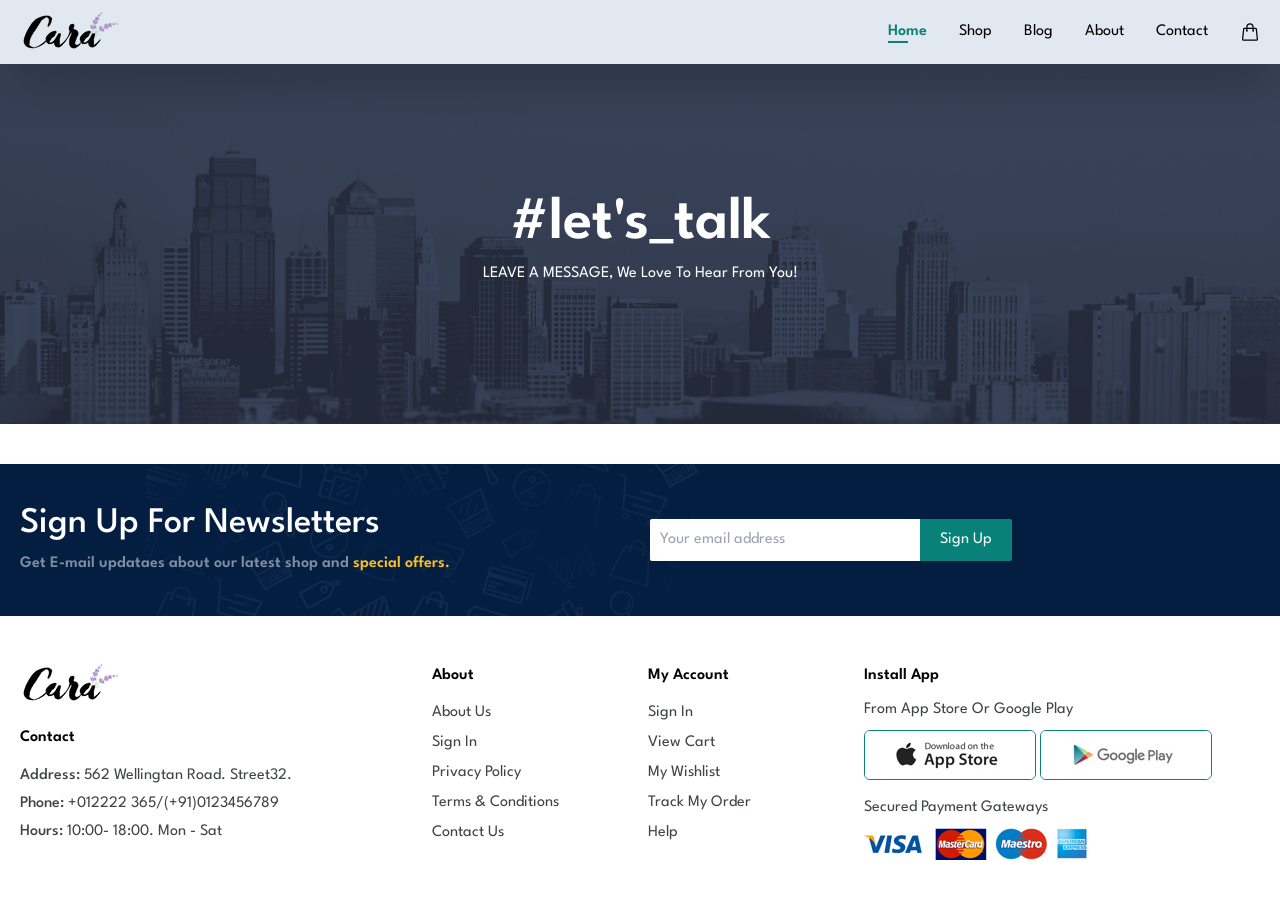
<file: contact.html>
<!DOCTYPE html>
<html lang="en">
    <head>
        <meta charset="UTF-8">
        <meta name="viewport" content="width=device-width, initial-scale=1.0">
        <title>Cara</title>
        <link rel="icon" href="images/icon.png">
        <link rel="stylesheet" href="css/output.css">
    </head>
    <body class="font-League">
        <!--navbar-->
        <nav class="bg-slate-200 shadow-2xl py-3 sticky top-0 z-10 px-5">
            <div class="container mx-auto flex items-center justify-between">
                <div class="logo">
                    <a href="index.html">
                        <img src="images/logo.png" alt="logo">
                    </a>
                </div>
                <div class="navs shadow-lg fixed top-0 right-0 pt-4 pl-5 w-[170px] h-screen translate-x-full sm:translate-x-0 sm:relative sm:shadow-none sm:pt-0 sm:pl-0 sm:w-auto sm:h-auto bg-slate-200 sm:bg-transparent">
                    <svg xmlns="http://www.w3.org/2000/svg" fill="none" viewBox="0 0 24 24" stroke-width="1.5" stroke="currentColor" class="w-5 h-5 cursor-pointer close hover:text-dim-900 sm:hidden">
                        <path stroke-linecap="round" stroke-linejoin="round" d="M6 18 18 6M6 6l12 12" />
                    </svg>                      
                    <ul class="flex flex-col flex-start leading-10 pt-5 sm:pt-0 sm:flex-row sm:items-center sm:space-x-8">
                        <li>
                            <a href="index.html" class="after-content text-dim-900 font-semibold relative transition ease-in-out delay-150">Home</a>
                        </li>
                        <li>
                            <a href="shop.html">Shop</a>
                        </li>
                        <li>
                            <a href="blog.html">Blog</a>
                        </li>
                        <li>
                            <a href="about.html">About</a>
                        </li>
                        <li>
                            <a href="contact.html">Contact</a>
                        </li>
                        <li>
                            <a href="cart.html">
                                <svg xmlns="http://www.w3.org/2000/svg" fill="none" viewBox="0 0 24 24" stroke-width="1.5" stroke="currentColor" class="w-5 h-5">
                                    <path stroke-linecap="round" stroke-linejoin="round" d="M15.75 10.5V6a3.75 3.75 0 1 0-7.5 0v4.5m11.356-1.993 1.263 12c.07.665-.45 1.243-1.119 1.243H4.25a1.125 1.125 0 0 1-1.12-1.243l1.264-12A1.125 1.125 0 0 1 5.513 7.5h12.974c.576 0 1.059.435 1.119 1.007ZM8.625 10.5a.375.375 0 1 1-.75 0 .375.375 0 0 1 .75 0Zm7.5 0a.375.375 0 1 1-.75 0 .375.375 0 0 1 .75 0Z" />
                                </svg>                              
                            </a>
                        </li>
                    </ul>
                </div>
                <div class="sm:hidden">
                    <svg xmlns="http://www.w3.org/2000/svg" fill="none" viewBox="0 0 24 24" stroke-width="1.5" stroke="currentColor" class="w-6 h-6 cursor-pointer open hover:text-dim-900">
                        <path stroke-linecap="round" stroke-linejoin="round" d="M3.75 6.75h16.5M3.75 12h16.5m-16.5 5.25h16.5" />
                    </svg>
                </div>
            </div>
        </nav>
        <!--navbar-->
        <!--section home-->
        <section class="home-contact flex items-center justify-center px-5 text-center">
            <div class="container">
                <div class="text leading-10 text-white">
                    <h1 class="font-semibold text-4xl sm:text-6xl">#let's_talk</h1>
                    <p class="capitalize"><span class="uppercase">leave a message,</span> we love to hear from you!</p>
                </div>
            </div>
        </section>
        <!--section home-->
        <!--section map-->
        <section class="map">
            <div class="container m-auto">
                <div>
                    <h4></h4>
                    <h2></h2>
                </div>
                <div></div>
            </div>
        </section>
        <!--section map-->
        <!--section contact--> 
        <section class="contact">
            <div class="container m-auto"></div>
        </section>   
        <!--section contact-->
        <!--news-letter-->
        <section class="news-letter flex items-center bg-[#041e42] mt-10 px-5 py-10">
            <div class="container m-auto grid md:grid-cols-2 gap-5 items-center justify-between">
                <div>
                    <h2 class="text-white text-4xl font-medium mb-2 capitalize">Sign Up For Newsletters</h2>
                    <p class="text-[#818ea0] font-semibold">Get E-mail updataes about our latest shop and <span class="text-amber-400">special offers.</span></p>
                </div>
                <div>
                    <form>
                        <input type="text" placeholder="Your email address" class="outline-none py-[9px] px-2.5 rounded-l-sm sm:w-[270px]">
                        <button class="bg-dim-900 text-white capitalize -ml-1 py-[9px] px-5 rounded-r-sm">sign up</button>
                    </form>
                </div>
            </div>
        </section>
        <!--news-letter-->
        <!--footer-->
        <footer class="pt-12 pb-14 px-5">
            <div class="container m-auto grid min-[500px]:grid-cols-[1fr_1fr] lg:grid-cols-[1fr_200px_200px_1fr] gap-4 capitalize">
                <div class="text-[#404442] leading-[28px]">
                    <img src="images/logo.png" alt="logo">
                    <h4 class="font-semibold mt-5 mb-2.5 text-black">contact</h4>
                    <p><span class="font-medium">address: </span> 562 wellingtan road. street32.</p>
                    <p><span class="font-medium">phone: </span> +012222 365/(+91)0123456789</p>
                    <p><span class="font-medium">hours: </span>10:00- 18:00. mon - sat</p>
                </div>
                <div>
                    <h4 class="font-semibold mb-2.5">about</h4>
                    <ul class="leading-[30px]">
                        <li>
                            <a href="#" class="link">about us</a>
                        </li>
                        <li>
                            <a href="#" class="link">sign in</a>
                        </li>
                        <li>
                            <a href="#" class="link">privacy policy</a>
                        </li>
                        <li>
                            <a href="#" class="link">terms & conditions</a>
                        </li>
                        <li>
                            <a href="#" class="link">contact us</a>
                        </li>
                    </ul>
                </div>
                <div class="">
                    <h4 class="font-semibold mb-2.5">my account</h4>
                    <ul class="text-[#404442] leading-[30px]">
                        <li>
                            <a href="#" class="link">sign in</a>
                        </li>
                        <li>
                            <a href="#" class="link">view cart</a>
                        </li>
                        <li>
                            <a href="#" class="link">my wishlist</a>
                        </li>
                        <li>
                            <a href="#" class="link">track my order</a>
                        </li>
                        <li>
                            <a href="#" class="link">help</a>
                        </li>
                    </ul>
                </div>
                <div>
                    <h4 class="font-semibold mb-2.5">install app</h4>
                    <p class="text-[#404442] mb-2">from app store or google play</p>
                    <div class="flex flex-col md:flex-row">
                        <img src="images/pay/app.jpg" alt='app' class="border border-dim-900 rounded-md mr-1 mb-4">
                        <img src="images/pay/play.jpg" alt="pay" class="border border-dim-900 rounded-md mb-4">
                    </div>
                    <p class="text-[#404442] mb-2">secured payment gateways</p>
                    <img src="images/pay/pay.png" alt="image">
                </div>
            </div>
        </footer>
        <!--footer-->
        <script src="js/data.js"></script>
        <script src="js/nav.js"></script>
        <!-- <script src="js/script.js"></script> -->
    </body>
</html>
</file>
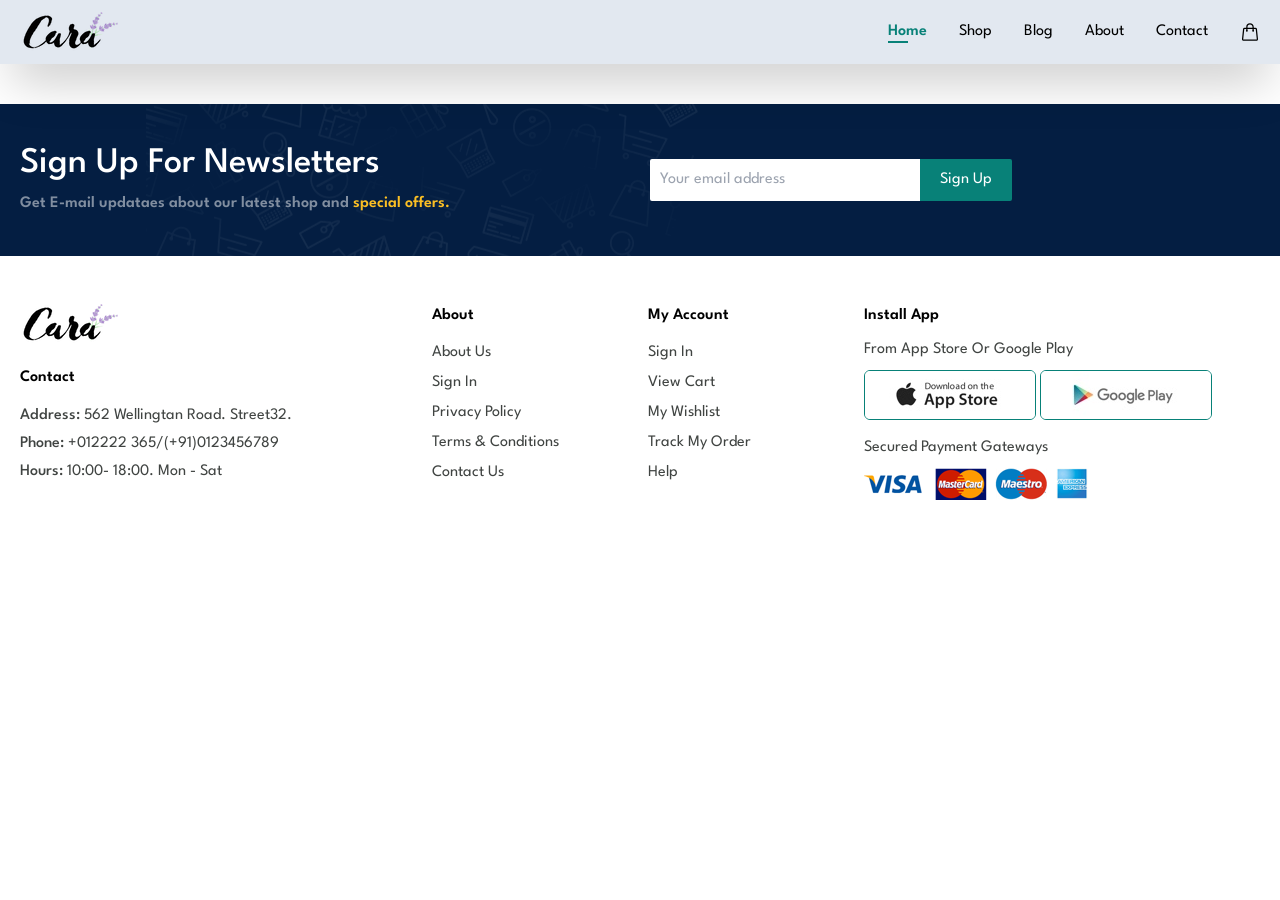
<file: product.html>
<!DOCTYPE html>
<html lang="en">
    <head>
        <meta charset="UTF-8">
        <meta name="viewport" content="width=device-width, initial-scale=1.0">
        <title>Cara</title>
        <link rel="icon" href="images/icon.png">
        <link rel="stylesheet" href="css/output.css">
    </head>
    <body class="font-League">
        <!--navbar-->
        <nav class="bg-slate-200 shadow-2xl py-3 sticky top-0 z-10 px-5">
            <div class="container m-auto flex items-center justify-between">
                <div class="logo">
                    <a href="index.html">
                        <img src="images/logo.png" alt="logo">
                    </a>
                </div>
                <div class="navs shadow-lg fixed top-0 right-0 pt-4 pl-5 w-[170px] h-screen translate-x-full sm:translate-x-0 sm:relative sm:shadow-none sm:pt-0 sm:pl-0 sm:w-auto sm:h-auto bg-slate-200 sm:bg-transparent">
                    <svg xmlns="http://www.w3.org/2000/svg" fill="none" viewBox="0 0 24 24" stroke-width="1.5" stroke="currentColor" class="w-5 h-5 cursor-pointer close hover:text-dim-900 sm:hidden">
                        <path stroke-linecap="round" stroke-linejoin="round" d="M6 18 18 6M6 6l12 12" />
                    </svg>                      
                    <ul class="flex flex-col flex-start leading-10 pt-5 sm:pt-0 sm:flex-row sm:items-center sm:space-x-8">
                        <li>
                            <a href="index.html" class="after-content text-dim-900 font-semibold relative transition ease-in-out delay-150">Home</a>
                        </li>
                        <li>
                            <a href="shop.html">Shop</a>
                        </li>
                        <li>
                            <a href="blog.html">Blog</a>
                        </li>
                        <li>
                            <a href="about.html">About</a>
                        </li>
                        <li>
                            <a href="contact.html">Contact</a>
                        </li>
                        <li>
                            <a href="cart.html">
                                <svg xmlns="http://www.w3.org/2000/svg" fill="none" viewBox="0 0 24 24" stroke-width="1.5" stroke="currentColor" class="w-5 h-5">
                                    <path stroke-linecap="round" stroke-linejoin="round" d="M15.75 10.5V6a3.75 3.75 0 1 0-7.5 0v4.5m11.356-1.993 1.263 12c.07.665-.45 1.243-1.119 1.243H4.25a1.125 1.125 0 0 1-1.12-1.243l1.264-12A1.125 1.125 0 0 1 5.513 7.5h12.974c.576 0 1.059.435 1.119 1.007ZM8.625 10.5a.375.375 0 1 1-.75 0 .375.375 0 0 1 .75 0Zm7.5 0a.375.375 0 1 1-.75 0 .375.375 0 0 1 .75 0Z" />
                                </svg>                              
                            </a>
                        </li>
                    </ul>
                </div>
                <div class="sm:hidden">
                    <svg xmlns="http://www.w3.org/2000/svg" fill="none" viewBox="0 0 24 24" stroke-width="1.5" stroke="currentColor" class="w-6 h-6 cursor-pointer open hover:text-dim-900">
                        <path stroke-linecap="round" stroke-linejoin="round" d="M3.75 6.75h16.5M3.75 12h16.5m-16.5 5.25h16.5" />
                    </svg>
                </div>
            </div>
        </nav>
        <!--navbar-->
        <!--news-letter-->
        <section class="news-letter flex items-center bg-[#041e42] mt-10 px-5 py-10">
            <div class="container m-auto grid md:grid-cols-2 gap-5 items-center justify-between">
                <div>
                    <h2 class="text-white text-4xl font-medium mb-2 capitalize">Sign Up For Newsletters</h2>
                    <p class="text-[#818ea0] font-semibold">Get E-mail updataes about our latest shop and <span class="text-amber-400">special offers.</span></p>
                </div>
                <div>
                    <form>
                        <input type="text" placeholder="Your email address" class="outline-none py-[9px] px-2.5 rounded-l-sm sm:w-[270px]">
                        <button class="bg-dim-900 text-white capitalize -ml-1 py-[9px] px-5 rounded-r-sm">sign up</button>
                    </form>
                </div>
            </div>
        </section>
        <!--news-letter-->
        <!--footer-->
        <footer class="pt-12 pb-14 px-5">
            <div class="container m-auto grid min-[500px]:grid-cols-[1fr_1fr] lg:grid-cols-[1fr_200px_200px_1fr] gap-4 capitalize">
                <div class="text-[#404442] leading-[28px]">
                    <img src="images/logo.png" alt="logo">
                    <h4 class="font-semibold mt-5 mb-2.5 text-black">contact</h4>
                    <p><span class="font-medium">address: </span> 562 wellingtan road. street32.</p>
                    <p><span class="font-medium">phone: </span> +012222 365/(+91)0123456789</p>
                    <p><span class="font-medium">hours: </span>10:00- 18:00. mon - sat</p>
                </div>
                <div>
                    <h4 class="font-semibold mb-2.5">about</h4>
                    <ul class="leading-[30px]">
                        <li>
                            <a href="#" class="link">about us</a>
                        </li>
                        <li>
                            <a href="#" class="link">sign in</a>
                        </li>
                        <li>
                            <a href="#" class="link">privacy policy</a>
                        </li>
                        <li>
                            <a href="#" class="link">terms & conditions</a>
                        </li>
                        <li>
                            <a href="#" class="link">contact us</a>
                        </li>
                    </ul>
                </div>
                <div class="">
                    <h4 class="font-semibold mb-2.5">my account</h4>
                    <ul class="text-[#404442] leading-[30px]">
                        <li>
                            <a href="#" class="link">sign in</a>
                        </li>
                        <li>
                            <a href="#" class="link">view cart</a>
                        </li>
                        <li>
                            <a href="#" class="link">my wishlist</a>
                        </li>
                        <li>
                            <a href="#" class="link">track my order</a>
                        </li>
                        <li>
                            <a href="#" class="link">help</a>
                        </li>
                    </ul>
                </div>
                <div>
                    <h4 class="font-semibold mb-2.5">install app</h4>
                    <p class="text-[#404442] mb-2">from app store or google play</p>
                    <div class="flex flex-col md:flex-row">
                        <img src="images/pay/app.jpg" alt='app' class="border border-dim-900 rounded-md mr-1 mb-4">
                        <img src="images/pay/play.jpg" alt="pay" class="border border-dim-900 rounded-md mb-4">
                    </div>
                    <p class="text-[#404442] mb-2">secured payment gateways</p>
                    <img src="images/pay/pay.png" alt="image">
                </div>
            </div>
        </footer>
        <!--footer-->
        <script src="js/data.js"></script>
        <script src="js/script.js"></script>
    </body>
</html>
</file>
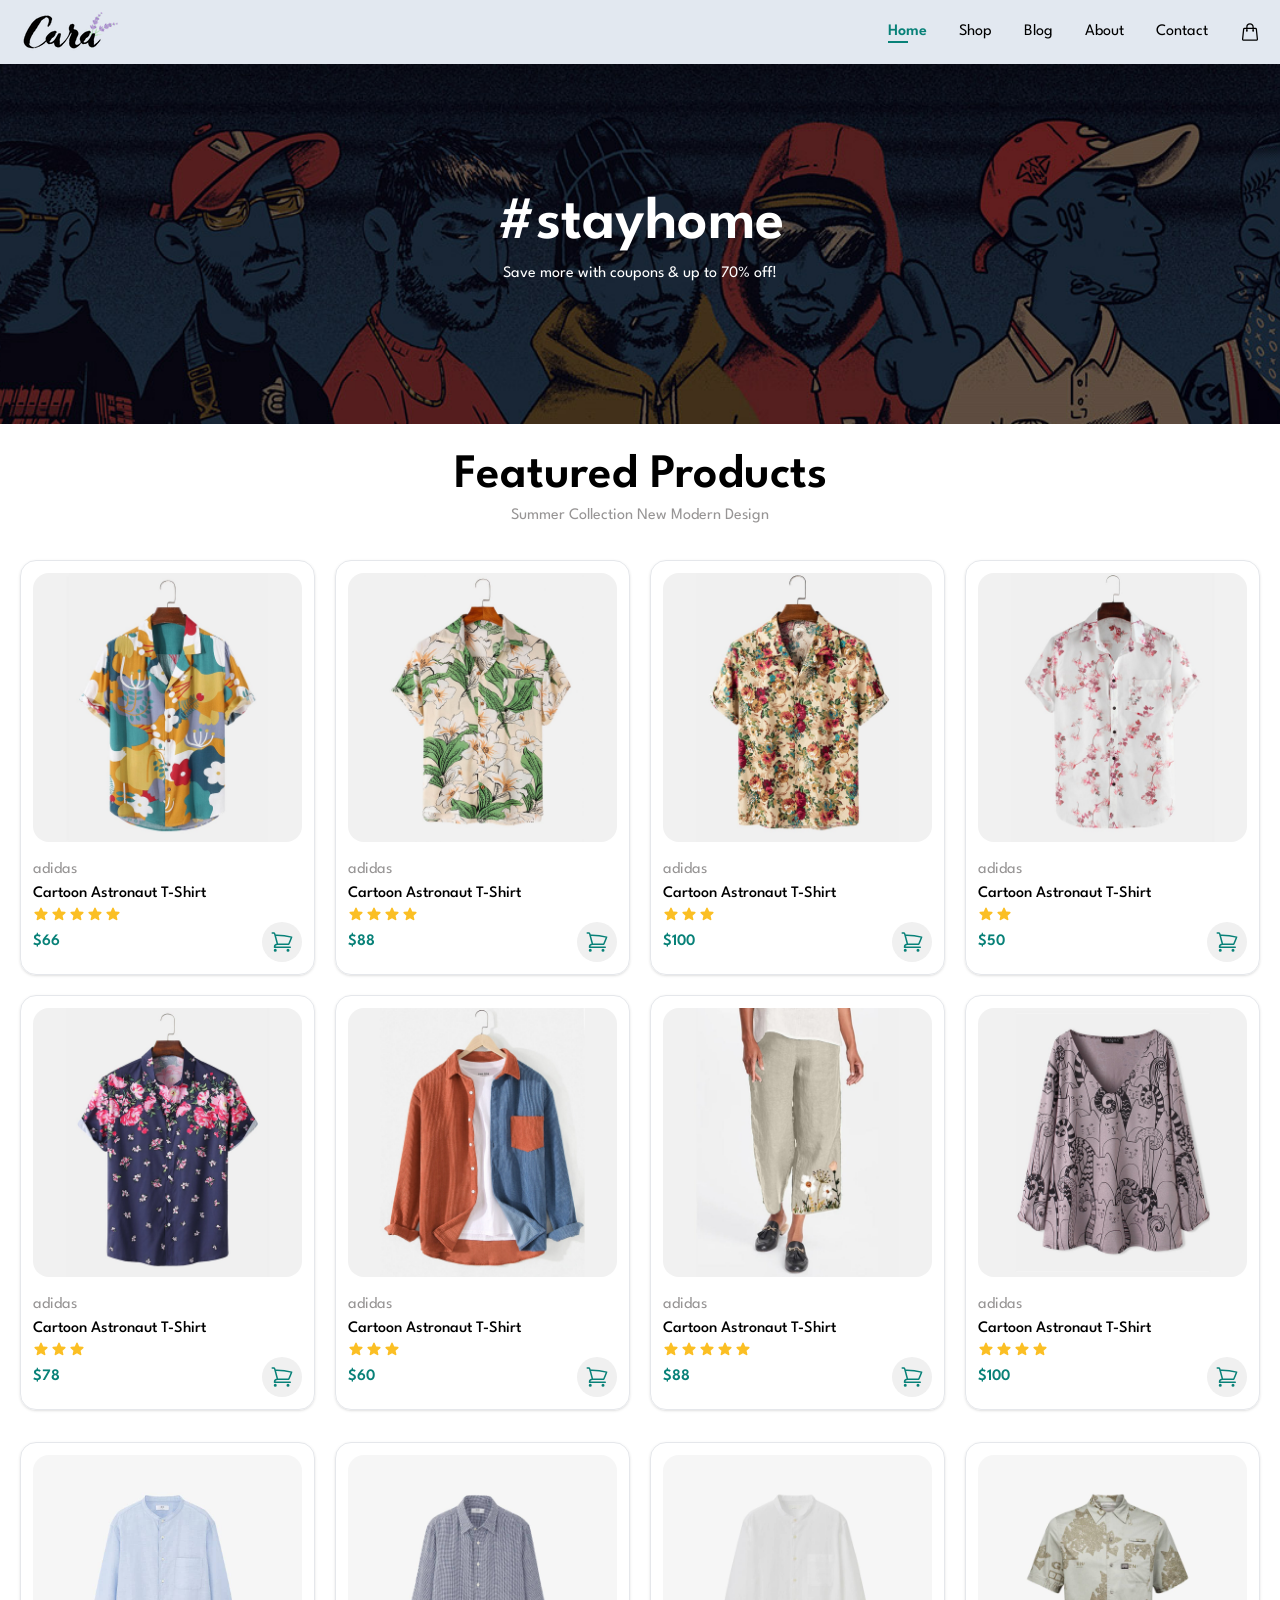
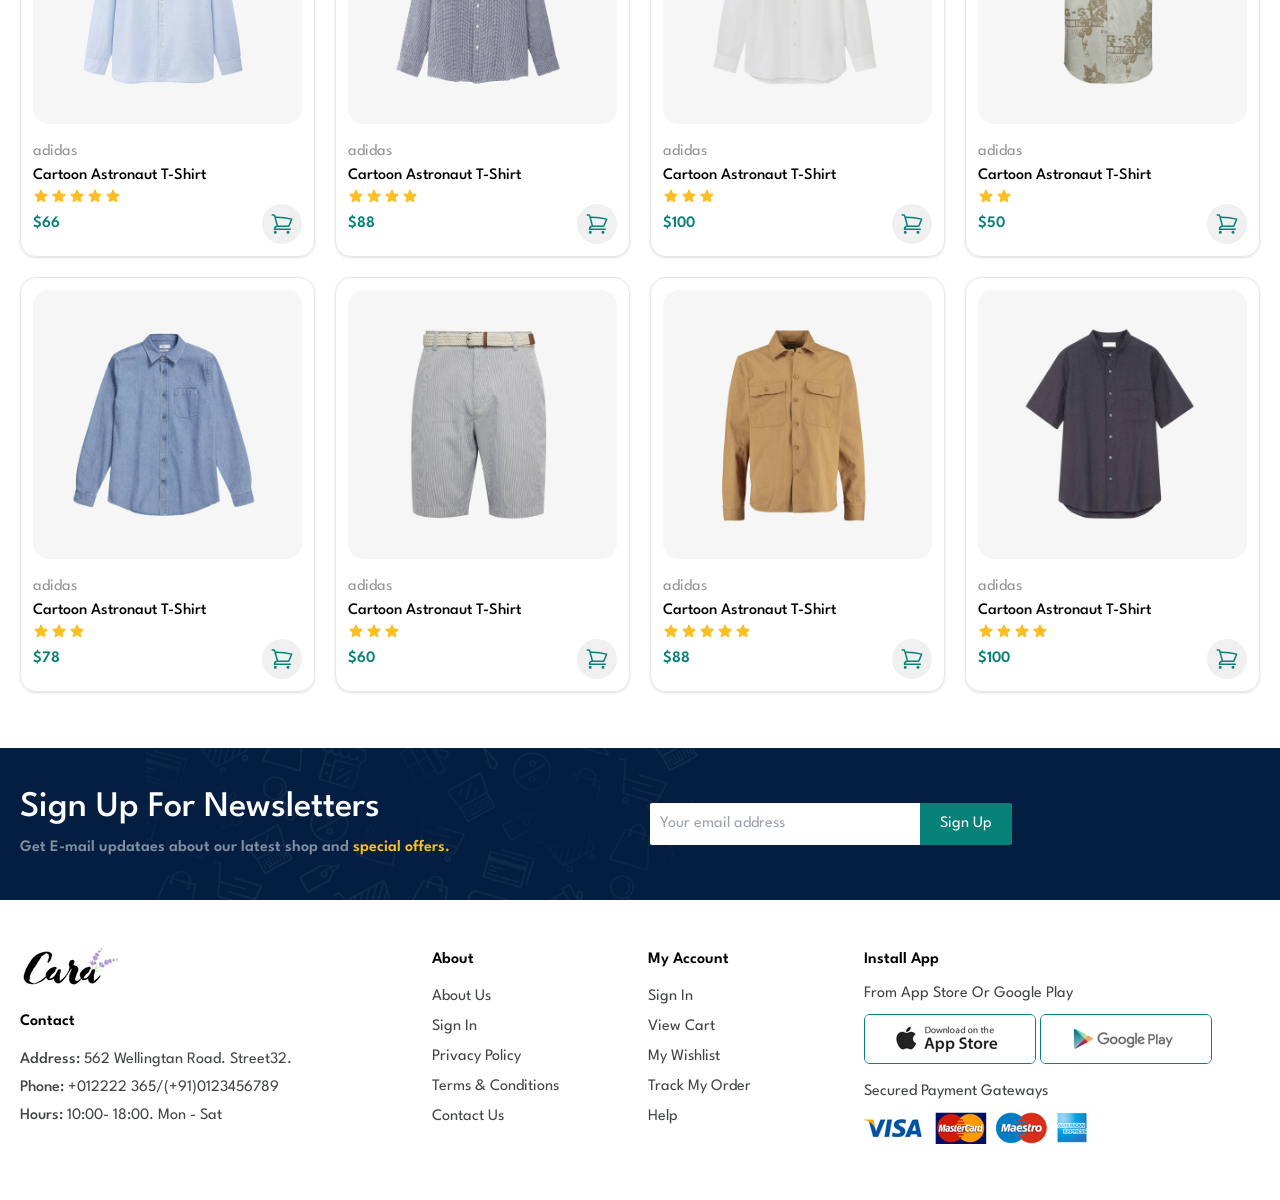
<file: shop.html>
<!DOCTYPE html>
<html lang="en">
    <head>
        <meta charset="UTF-8">
        <meta name="viewport" content="width=device-width, initial-scale=1.0">
        <title>Cara</title>
        <link rel="icon" href="images/icon.png">
        <link rel="stylesheet" href="css/output.css">
    </head>
    <body class="font-League">
        <!--navbar-->
        <nav class="bg-slate-200 shadow-2xl py-3 sticky top-0 z-10 px-5">
            <div class="container mx-auto flex items-center justify-between">
                <div class="logo">
                    <a href="index.html">
                        <img src="images/logo.png" alt="logo">
                    </a>
                </div>
                <div class="navs shadow-lg fixed top-0 right-0 pt-4 pl-5 w-[170px] h-screen translate-x-full sm:translate-x-0 sm:relative sm:shadow-none sm:pt-0 sm:pl-0 sm:w-auto sm:h-auto bg-slate-200 sm:bg-transparent">
                    <svg xmlns="http://www.w3.org/2000/svg" fill="none" viewBox="0 0 24 24" stroke-width="1.5" stroke="currentColor" class="w-5 h-5 cursor-pointer close hover:text-dim-900 sm:hidden">
                        <path stroke-linecap="round" stroke-linejoin="round" d="M6 18 18 6M6 6l12 12" />
                    </svg>                      
                    <ul class="flex flex-col flex-start leading-10 pt-5 sm:pt-0 sm:flex-row sm:items-center sm:space-x-8">
                        <li>
                            <a href="index.html" class="after-content text-dim-900 font-semibold relative transition ease-in-out delay-150">Home</a>
                        </li>
                        <li>
                            <a href="shop.html">Shop</a>
                        </li>
                        <li>
                            <a href="blog.html">Blog</a>
                        </li>
                        <li>
                            <a href="about.html">About</a>
                        </li>
                        <li>
                            <a href="contact.html">Contact</a>
                        </li>
                        <li>
                            <a href="cart.html">
                                <svg xmlns="http://www.w3.org/2000/svg" fill="none" viewBox="0 0 24 24" stroke-width="1.5" stroke="currentColor" class="w-5 h-5">
                                    <path stroke-linecap="round" stroke-linejoin="round" d="M15.75 10.5V6a3.75 3.75 0 1 0-7.5 0v4.5m11.356-1.993 1.263 12c.07.665-.45 1.243-1.119 1.243H4.25a1.125 1.125 0 0 1-1.12-1.243l1.264-12A1.125 1.125 0 0 1 5.513 7.5h12.974c.576 0 1.059.435 1.119 1.007ZM8.625 10.5a.375.375 0 1 1-.75 0 .375.375 0 0 1 .75 0Zm7.5 0a.375.375 0 1 1-.75 0 .375.375 0 0 1 .75 0Z" />
                                </svg>                              
                            </a>
                        </li>
                    </ul>
                </div>
                <div class="sm:hidden">
                    <svg xmlns="http://www.w3.org/2000/svg" fill="none" viewBox="0 0 24 24" stroke-width="1.5" stroke="currentColor" class="w-6 h-6 cursor-pointer open hover:text-dim-900">
                        <path stroke-linecap="round" stroke-linejoin="round" d="M3.75 6.75h16.5M3.75 12h16.5m-16.5 5.25h16.5" />
                    </svg>
                </div>
            </div>
        </nav>
        <!--navbar-->
        <!--section home-->
        <section class="home-shop flex items-center justify-center px-5 text-center">
            <div class="container">
                <div class="text leading-10 text-white">
                    <h1 class="font-semibold text-4xl sm:text-6xl">#stayhome</h1>
                    <p>Save more with coupons & up to 70% off!</p>
                </div>
            </div>
        </section>
        <!--section home-->
        <!--products-->
        <section class="products px-5 pt-7">
            <div class="container m-auto">
                <h2 class="capitalize text-center font-semibold text-5xl mb-1">featured products</h2>
                <p class="capitalize text-center text-[#979595]">summer collection new modern design</p>
                <div class="products-items grid grid-cols-1 sm:grid-cols-3 lg:grid-cols-4 gap-5 mt-8">
                </div>
            </div>
        </section>
        <!--products-->
        <!--new products-->
        <section class="new-products px-5 mb-14">
            <div class="container m-auto">
                <div class="products-items grid grid-cols-1 sm:grid-cols-3 lg:grid-cols-4 gap-5 mt-8">
                </div>
            </div>
        </section>
        <!--new products-->
        <!--contact-->
        <section class="news-letter flex items-center bg-[#041e42] mt-10 px-5 py-10">
            <div class="container m-auto grid md:grid-cols-2 gap-5 items-center justify-between">
                <div>
                    <h2 class="text-white text-4xl font-medium mb-2 capitalize">Sign Up For Newsletters</h2>
                    <p class="text-[#818ea0] font-semibold">Get E-mail updataes about our latest shop and <span class="text-amber-400">special offers.</span></p>
                </div>
                <div>
                    <form>
                        <input type="text" placeholder="Your email address" class="outline-none py-[9px] px-2.5 rounded-l-sm sm:w-[270px]">
                        <button class="bg-dim-900 text-white capitalize -ml-1 py-[9px] px-5 rounded-r-sm">sign up</button>
                    </form>
                </div>
            </div>
        </section>
        <!--contact-->
        <!--footer-->
        <footer class="pt-12 pb-14 px-5">
            <div class="container m-auto grid min-[500px]:grid-cols-[1fr_1fr] lg:grid-cols-[1fr_200px_200px_1fr] gap-4 capitalize">
                <div class="text-[#404442] leading-[28px]">
                    <img src="images/logo.png" alt="logo">
                    <h4 class="font-semibold mt-5 mb-2.5 text-black">contact</h4>
                    <p><span class="font-medium">address: </span> 562 wellingtan road. street32.</p>
                    <p><span class="font-medium">phone: </span> +012222 365/(+91)0123456789</p>
                    <p><span class="font-medium">hours: </span>10:00- 18:00. mon - sat</p>
                </div>
                <div>
                    <h4 class="font-semibold mb-2.5">about</h4>
                    <ul class="leading-[30px]">
                        <li>
                            <a href="#" class="link">about us</a>
                        </li>
                        <li>
                            <a href="#" class="link">sign in</a>
                        </li>
                        <li>
                            <a href="#" class="link">privacy policy</a>
                        </li>
                        <li>
                            <a href="#" class="link">terms & conditions</a>
                        </li>
                        <li>
                            <a href="#" class="link">contact us</a>
                        </li>
                    </ul>
                </div>
                <div class="">
                    <h4 class="font-semibold mb-2.5">my account</h4>
                    <ul class="text-[#404442] leading-[30px]">
                        <li>
                            <a href="#" class="link">sign in</a>
                        </li>
                        <li>
                            <a href="#" class="link">view cart</a>
                        </li>
                        <li>
                            <a href="#" class="link">my wishlist</a>
                        </li>
                        <li>
                            <a href="#" class="link">track my order</a>
                        </li>
                        <li>
                            <a href="#" class="link">help</a>
                        </li>
                    </ul>
                </div>
                <div>
                    <h4 class="font-semibold mb-2.5">install app</h4>
                    <p class="text-[#404442] mb-2">from app store or google play</p>
                    <div class="flex flex-col md:flex-row">
                        <img src="images/pay/app.jpg" alt='app' class="border border-dim-900 rounded-md mr-1 mb-4">
                        <img src="images/pay/play.jpg" alt="pay" class="border border-dim-900 rounded-md mb-4">
                    </div>
                    <p class="text-[#404442] mb-2">secured payment gateways</p>
                    <img src="images/pay/pay.png" alt="image">
                </div>
            </div>
        </footer>
        <!--footer-->
        <script src="js/data.js"></script>
        <script src="js/nav.js"></script>
        <script src="js/script.js"></script>
    </body>
</html>
</file>
<file: css/output.css>
@import url('https://fonts.googleapis.com/css2?family=League+Spartan:wght@100..900&display=swap');

/*
! tailwindcss v3.4.1 | MIT License | https://tailwindcss.com
*/

/*
1. Prevent padding and border from affecting element width. (https://github.com/mozdevs/cssremedy/issues/4)
2. Allow adding a border to an element by just adding a border-width. (https://github.com/tailwindcss/tailwindcss/pull/116)
*/

*,
::before,
::after {
  box-sizing: border-box;
  /* 1 */
  border-width: 0;
  /* 2 */
  border-style: solid;
  /* 2 */
  border-color: #e5e7eb;
  /* 2 */
}

::before,
::after {
  --tw-content: '';
}

/*
1. Use a consistent sensible line-height in all browsers.
2. Prevent adjustments of font size after orientation changes in iOS.
3. Use a more readable tab size.
4. Use the user's configured `sans` font-family by default.
5. Use the user's configured `sans` font-feature-settings by default.
6. Use the user's configured `sans` font-variation-settings by default.
7. Disable tap highlights on iOS
*/

html,
:host {
  line-height: 1.5;
  /* 1 */
  -webkit-text-size-adjust: 100%;
  /* 2 */
  -moz-tab-size: 4;
  /* 3 */
  -o-tab-size: 4;
     tab-size: 4;
  /* 3 */
  font-family: ui-sans-serif, system-ui, sans-serif, "Apple Color Emoji", "Segoe UI Emoji", "Segoe UI Symbol", "Noto Color Emoji";
  /* 4 */
  font-feature-settings: normal;
  /* 5 */
  font-variation-settings: normal;
  /* 6 */
  -webkit-tap-highlight-color: transparent;
  /* 7 */
}

/*
1. Remove the margin in all browsers.
2. Inherit line-height from `html` so users can set them as a class directly on the `html` element.
*/

body {
  margin: 0;
  /* 1 */
  line-height: inherit;
  /* 2 */
}

/*
1. Add the correct height in Firefox.
2. Correct the inheritance of border color in Firefox. (https://bugzilla.mozilla.org/show_bug.cgi?id=190655)
3. Ensure horizontal rules are visible by default.
*/

hr {
  height: 0;
  /* 1 */
  color: inherit;
  /* 2 */
  border-top-width: 1px;
  /* 3 */
}

/*
Add the correct text decoration in Chrome, Edge, and Safari.
*/

abbr:where([title]) {
  -webkit-text-decoration: underline dotted;
          text-decoration: underline dotted;
}

/*
Remove the default font size and weight for headings.
*/

h1,
h2,
h3,
h4,
h5,
h6 {
  font-size: inherit;
  font-weight: inherit;
}

/*
Reset links to optimize for opt-in styling instead of opt-out.
*/

a {
  color: inherit;
  text-decoration: inherit;
}

/*
Add the correct font weight in Edge and Safari.
*/

b,
strong {
  font-weight: bolder;
}

/*
1. Use the user's configured `mono` font-family by default.
2. Use the user's configured `mono` font-feature-settings by default.
3. Use the user's configured `mono` font-variation-settings by default.
4. Correct the odd `em` font sizing in all browsers.
*/

code,
kbd,
samp,
pre {
  font-family: ui-monospace, SFMono-Regular, Menlo, Monaco, Consolas, "Liberation Mono", "Courier New", monospace;
  /* 1 */
  font-feature-settings: normal;
  /* 2 */
  font-variation-settings: normal;
  /* 3 */
  font-size: 1em;
  /* 4 */
}

/*
Add the correct font size in all browsers.
*/

small {
  font-size: 80%;
}

/*
Prevent `sub` and `sup` elements from affecting the line height in all browsers.
*/

sub,
sup {
  font-size: 75%;
  line-height: 0;
  position: relative;
  vertical-align: baseline;
}

sub {
  bottom: -0.25em;
}

sup {
  top: -0.5em;
}

/*
1. Remove text indentation from table contents in Chrome and Safari. (https://bugs.chromium.org/p/chromium/issues/detail?id=999088, https://bugs.webkit.org/show_bug.cgi?id=201297)
2. Correct table border color inheritance in all Chrome and Safari. (https://bugs.chromium.org/p/chromium/issues/detail?id=935729, https://bugs.webkit.org/show_bug.cgi?id=195016)
3. Remove gaps between table borders by default.
*/

table {
  text-indent: 0;
  /* 1 */
  border-color: inherit;
  /* 2 */
  border-collapse: collapse;
  /* 3 */
}

/*
1. Change the font styles in all browsers.
2. Remove the margin in Firefox and Safari.
3. Remove default padding in all browsers.
*/

button,
input,
optgroup,
select,
textarea {
  font-family: inherit;
  /* 1 */
  font-feature-settings: inherit;
  /* 1 */
  font-variation-settings: inherit;
  /* 1 */
  font-size: 100%;
  /* 1 */
  font-weight: inherit;
  /* 1 */
  line-height: inherit;
  /* 1 */
  color: inherit;
  /* 1 */
  margin: 0;
  /* 2 */
  padding: 0;
  /* 3 */
}

/*
Remove the inheritance of text transform in Edge and Firefox.
*/

button,
select {
  text-transform: none;
}

/*
1. Correct the inability to style clickable types in iOS and Safari.
2. Remove default button styles.
*/

button,
[type='button'],
[type='reset'],
[type='submit'] {
  -webkit-appearance: button;
  /* 1 */
  background-color: transparent;
  /* 2 */
  background-image: none;
  /* 2 */
}

/*
Use the modern Firefox focus style for all focusable elements.
*/

:-moz-focusring {
  outline: auto;
}

/*
Remove the additional `:invalid` styles in Firefox. (https://github.com/mozilla/gecko-dev/blob/2f9eacd9d3d995c937b4251a5557d95d494c9be1/layout/style/res/forms.css#L728-L737)
*/

:-moz-ui-invalid {
  box-shadow: none;
}

/*
Add the correct vertical alignment in Chrome and Firefox.
*/

progress {
  vertical-align: baseline;
}

/*
Correct the cursor style of increment and decrement buttons in Safari.
*/

::-webkit-inner-spin-button,
::-webkit-outer-spin-button {
  height: auto;
}

/*
1. Correct the odd appearance in Chrome and Safari.
2. Correct the outline style in Safari.
*/

[type='search'] {
  -webkit-appearance: textfield;
  /* 1 */
  outline-offset: -2px;
  /* 2 */
}

/*
Remove the inner padding in Chrome and Safari on macOS.
*/

::-webkit-search-decoration {
  -webkit-appearance: none;
}

/*
1. Correct the inability to style clickable types in iOS and Safari.
2. Change font properties to `inherit` in Safari.
*/

::-webkit-file-upload-button {
  -webkit-appearance: button;
  /* 1 */
  font: inherit;
  /* 2 */
}

/*
Add the correct display in Chrome and Safari.
*/

summary {
  display: list-item;
}

/*
Removes the default spacing and border for appropriate elements.
*/

blockquote,
dl,
dd,
h1,
h2,
h3,
h4,
h5,
h6,
hr,
figure,
p,
pre {
  margin: 0;
}

fieldset {
  margin: 0;
  padding: 0;
}

legend {
  padding: 0;
}

ol,
ul,
menu {
  list-style: none;
  margin: 0;
  padding: 0;
}

/*
Reset default styling for dialogs.
*/

dialog {
  padding: 0;
}

/*
Prevent resizing textareas horizontally by default.
*/

textarea {
  resize: vertical;
}

/*
1. Reset the default placeholder opacity in Firefox. (https://github.com/tailwindlabs/tailwindcss/issues/3300)
2. Set the default placeholder color to the user's configured gray 400 color.
*/

input::-moz-placeholder, textarea::-moz-placeholder {
  opacity: 1;
  /* 1 */
  color: #9ca3af;
  /* 2 */
}

input::placeholder,
textarea::placeholder {
  opacity: 1;
  /* 1 */
  color: #9ca3af;
  /* 2 */
}

/*
Set the default cursor for buttons.
*/

button,
[role="button"] {
  cursor: pointer;
}

/*
Make sure disabled buttons don't get the pointer cursor.
*/

:disabled {
  cursor: default;
}

/*
1. Make replaced elements `display: block` by default. (https://github.com/mozdevs/cssremedy/issues/14)
2. Add `vertical-align: middle` to align replaced elements more sensibly by default. (https://github.com/jensimmons/cssremedy/issues/14#issuecomment-634934210)
   This can trigger a poorly considered lint error in some tools but is included by design.
*/

img,
svg,
video,
canvas,
audio,
iframe,
embed,
object {
  display: block;
  /* 1 */
  vertical-align: middle;
  /* 2 */
}

/*
Constrain images and videos to the parent width and preserve their intrinsic aspect ratio. (https://github.com/mozdevs/cssremedy/issues/14)
*/

img,
video {
  max-width: 100%;
  height: auto;
}

/* Make elements with the HTML hidden attribute stay hidden by default */

[hidden] {
  display: none;
}

*, ::before, ::after{
  --tw-border-spacing-x: 0;
  --tw-border-spacing-y: 0;
  --tw-translate-x: 0;
  --tw-translate-y: 0;
  --tw-rotate: 0;
  --tw-skew-x: 0;
  --tw-skew-y: 0;
  --tw-scale-x: 1;
  --tw-scale-y: 1;
  --tw-pan-x:  ;
  --tw-pan-y:  ;
  --tw-pinch-zoom:  ;
  --tw-scroll-snap-strictness: proximity;
  --tw-gradient-from-position:  ;
  --tw-gradient-via-position:  ;
  --tw-gradient-to-position:  ;
  --tw-ordinal:  ;
  --tw-slashed-zero:  ;
  --tw-numeric-figure:  ;
  --tw-numeric-spacing:  ;
  --tw-numeric-fraction:  ;
  --tw-ring-inset:  ;
  --tw-ring-offset-width: 0px;
  --tw-ring-offset-color: #fff;
  --tw-ring-color: rgb(59 130 246 / 0.5);
  --tw-ring-offset-shadow: 0 0 #0000;
  --tw-ring-shadow: 0 0 #0000;
  --tw-shadow: 0 0 #0000;
  --tw-shadow-colored: 0 0 #0000;
  --tw-blur:  ;
  --tw-brightness:  ;
  --tw-contrast:  ;
  --tw-grayscale:  ;
  --tw-hue-rotate:  ;
  --tw-invert:  ;
  --tw-saturate:  ;
  --tw-sepia:  ;
  --tw-drop-shadow:  ;
  --tw-backdrop-blur:  ;
  --tw-backdrop-brightness:  ;
  --tw-backdrop-contrast:  ;
  --tw-backdrop-grayscale:  ;
  --tw-backdrop-hue-rotate:  ;
  --tw-backdrop-invert:  ;
  --tw-backdrop-opacity:  ;
  --tw-backdrop-saturate:  ;
  --tw-backdrop-sepia:  ;
}

::backdrop{
  --tw-border-spacing-x: 0;
  --tw-border-spacing-y: 0;
  --tw-translate-x: 0;
  --tw-translate-y: 0;
  --tw-rotate: 0;
  --tw-skew-x: 0;
  --tw-skew-y: 0;
  --tw-scale-x: 1;
  --tw-scale-y: 1;
  --tw-pan-x:  ;
  --tw-pan-y:  ;
  --tw-pinch-zoom:  ;
  --tw-scroll-snap-strictness: proximity;
  --tw-gradient-from-position:  ;
  --tw-gradient-via-position:  ;
  --tw-gradient-to-position:  ;
  --tw-ordinal:  ;
  --tw-slashed-zero:  ;
  --tw-numeric-figure:  ;
  --tw-numeric-spacing:  ;
  --tw-numeric-fraction:  ;
  --tw-ring-inset:  ;
  --tw-ring-offset-width: 0px;
  --tw-ring-offset-color: #fff;
  --tw-ring-color: rgb(59 130 246 / 0.5);
  --tw-ring-offset-shadow: 0 0 #0000;
  --tw-ring-shadow: 0 0 #0000;
  --tw-shadow: 0 0 #0000;
  --tw-shadow-colored: 0 0 #0000;
  --tw-blur:  ;
  --tw-brightness:  ;
  --tw-contrast:  ;
  --tw-grayscale:  ;
  --tw-hue-rotate:  ;
  --tw-invert:  ;
  --tw-saturate:  ;
  --tw-sepia:  ;
  --tw-drop-shadow:  ;
  --tw-backdrop-blur:  ;
  --tw-backdrop-brightness:  ;
  --tw-backdrop-contrast:  ;
  --tw-backdrop-grayscale:  ;
  --tw-backdrop-hue-rotate:  ;
  --tw-backdrop-invert:  ;
  --tw-backdrop-opacity:  ;
  --tw-backdrop-saturate:  ;
  --tw-backdrop-sepia:  ;
}

.container{
  width: 100%;
}

@media (min-width: 640px){
  .container{
    max-width: 640px;
  }
}

@media (min-width: 768px){
  .container{
    max-width: 768px;
  }
}

@media (min-width: 1024px){
  .container{
    max-width: 1024px;
  }
}

@media (min-width: 1280px){
  .container{
    max-width: 1280px;
  }
}

@media (min-width: 1536px){
  .container{
    max-width: 1536px;
  }
}

.after-content::after{
  position: absolute;
  left: 0px;
  bottom: -0.25rem;
  height: 0.125rem;
  width: 50%;
  --tw-bg-opacity: 1;
  background-color: rgb(8 129 120 / var(--tw-bg-opacity));
  --tw-content: '';
  content: var(--tw-content);
}

.link{
  --tw-text-opacity: 1;
  color: rgb(64 68 66 / var(--tw-text-opacity));
}

.link:hover{
  --tw-text-opacity: 1;
  color: rgb(8 129 120 / var(--tw-text-opacity));
}

.line::after{
  position: absolute;
  margin-left: 0.5rem;
  margin-top: 0.625rem;
  height: 0.125rem;
  width: 4rem;
  --tw-bg-opacity: 1;
  background-color: rgb(0 0 0 / var(--tw-bg-opacity));
  transition-property: color, background-color, border-color, text-decoration-color, fill, stroke, opacity, box-shadow, transform, filter, -webkit-backdrop-filter;
  transition-property: color, background-color, border-color, text-decoration-color, fill, stroke, opacity, box-shadow, transform, filter, backdrop-filter;
  transition-property: color, background-color, border-color, text-decoration-color, fill, stroke, opacity, box-shadow, transform, filter, backdrop-filter, -webkit-backdrop-filter;
  transition-delay: 200ms;
  transition-duration: 500ms;
  transition-timing-function: cubic-bezier(0.4, 0, 0.2, 1);
  --tw-content: '';
  content: var(--tw-content);
}

.line:hover::after{
  content: var(--tw-content);
  margin-left: 0.75rem;
}

.fixed{
  position: fixed;
}

.absolute{
  position: absolute;
}

.relative{
  position: relative;
}

.sticky{
  position: sticky;
}

.right-0{
  right: 0px;
}

.top-0{
  top: 0px;
}

.z-10{
  z-index: 10;
}

.m-auto{
  margin: auto;
}

.mx-auto{
  margin-left: auto;
  margin-right: auto;
}

.my-1{
  margin-top: 0.25rem;
  margin-bottom: 0.25rem;
}

.my-1\.5{
  margin-top: 0.375rem;
  margin-bottom: 0.375rem;
}

.my-12{
  margin-top: 3rem;
  margin-bottom: 3rem;
}

.-ml-1{
  margin-left: -0.25rem;
}

.mb-1{
  margin-bottom: 0.25rem;
}

.mb-1\.5{
  margin-bottom: 0.375rem;
}

.mb-14{
  margin-bottom: 3.5rem;
}

.mb-16{
  margin-bottom: 4rem;
}

.mb-2{
  margin-bottom: 0.5rem;
}

.mb-2\.5{
  margin-bottom: 0.625rem;
}

.mb-3{
  margin-bottom: 0.75rem;
}

.mb-4{
  margin-bottom: 1rem;
}

.mb-8{
  margin-bottom: 2rem;
}

.mr-1{
  margin-right: 0.25rem;
}

.mt-10{
  margin-top: 2.5rem;
}

.mt-3{
  margin-top: 0.75rem;
}

.mt-4{
  margin-top: 1rem;
}

.mt-5{
  margin-top: 1.25rem;
}

.mt-8{
  margin-top: 2rem;
}

.flex{
  display: flex;
}

.grid{
  display: grid;
}

.h-10{
  height: 2.5rem;
}

.h-4{
  height: 1rem;
}

.h-5{
  height: 1.25rem;
}

.h-6{
  height: 1.5rem;
}

.h-\[400px\]{
  height: 400px;
}

.h-full{
  height: 100%;
}

.h-screen{
  height: 100vh;
}

.w-10{
  width: 2.5rem;
}

.w-4{
  width: 1rem;
}

.w-5{
  width: 1.25rem;
}

.w-6{
  width: 1.5rem;
}

.w-\[170px\]{
  width: 170px;
}

.w-full{
  width: 100%;
}

.min-w-\[500px\]{
  min-width: 500px;
}

.translate-x-full{
  --tw-translate-x: 100%;
  transform: translate(var(--tw-translate-x), var(--tw-translate-y)) rotate(var(--tw-rotate)) skewX(var(--tw-skew-x)) skewY(var(--tw-skew-y)) scaleX(var(--tw-scale-x)) scaleY(var(--tw-scale-y));
}

.transform{
  transform: translate(var(--tw-translate-x), var(--tw-translate-y)) rotate(var(--tw-rotate)) skewX(var(--tw-skew-x)) skewY(var(--tw-skew-y)) scaleX(var(--tw-scale-x)) scaleY(var(--tw-scale-y));
}

.cursor-pointer{
  cursor: pointer;
}

.grid-cols-1{
  grid-template-columns: repeat(1, minmax(0, 1fr));
}

.grid-cols-2{
  grid-template-columns: repeat(2, minmax(0, 1fr));
}

.flex-col{
  flex-direction: column;
}

.items-center{
  align-items: center;
}

.justify-center{
  justify-content: center;
}

.justify-between{
  justify-content: space-between;
}

.gap-0{
  gap: 0px;
}

.gap-0\.5{
  gap: 0.125rem;
}

.gap-10{
  gap: 2.5rem;
}

.gap-4{
  gap: 1rem;
}

.gap-5{
  gap: 1.25rem;
}

.rounded{
  border-radius: 0.25rem;
}

.rounded-2xl{
  border-radius: 1rem;
}

.rounded-full{
  border-radius: 9999px;
}

.rounded-md{
  border-radius: 0.375rem;
}

.rounded-l-sm{
  border-top-left-radius: 0.125rem;
  border-bottom-left-radius: 0.125rem;
}

.rounded-r-sm{
  border-top-right-radius: 0.125rem;
  border-bottom-right-radius: 0.125rem;
}

.border{
  border-width: 1px;
}

.border-solid{
  border-style: solid;
}

.border-dim-900{
  --tw-border-opacity: 1;
  border-color: rgb(8 129 120 / var(--tw-border-opacity));
}

.border-gray-200{
  --tw-border-opacity: 1;
  border-color: rgb(229 231 235 / var(--tw-border-opacity));
}

.border-white{
  --tw-border-opacity: 1;
  border-color: rgb(255 255 255 / var(--tw-border-opacity));
}

.bg-\[\#041e42\]{
  --tw-bg-opacity: 1;
  background-color: rgb(4 30 66 / var(--tw-bg-opacity));
}

.bg-\[\#f0f0f0\]{
  --tw-bg-opacity: 1;
  background-color: rgb(240 240 240 / var(--tw-bg-opacity));
}

.bg-\[\#fddde4\]{
  --tw-bg-opacity: 1;
  background-color: rgb(253 221 228 / var(--tw-bg-opacity));
}

.bg-dim-900{
  --tw-bg-opacity: 1;
  background-color: rgb(8 129 120 / var(--tw-bg-opacity));
}

.bg-slate-200{
  --tw-bg-opacity: 1;
  background-color: rgb(226 232 240 / var(--tw-bg-opacity));
}

.bg-white{
  --tw-bg-opacity: 1;
  background-color: rgb(255 255 255 / var(--tw-bg-opacity));
}

.object-cover{
  -o-object-fit: cover;
     object-fit: cover;
}

.p-3{
  padding: 0.75rem;
}

.p-4{
  padding: 1rem;
}

.px-2{
  padding-left: 0.5rem;
  padding-right: 0.5rem;
}

.px-2\.5{
  padding-left: 0.625rem;
  padding-right: 0.625rem;
}

.px-5{
  padding-left: 1.25rem;
  padding-right: 1.25rem;
}

.px-6{
  padding-left: 1.5rem;
  padding-right: 1.5rem;
}

.py-10{
  padding-top: 2.5rem;
  padding-bottom: 2.5rem;
}

.py-2{
  padding-top: 0.5rem;
  padding-bottom: 0.5rem;
}

.py-3{
  padding-top: 0.75rem;
  padding-bottom: 0.75rem;
}

.py-\[9px\]{
  padding-top: 9px;
  padding-bottom: 9px;
}

.py-px{
  padding-top: 1px;
  padding-bottom: 1px;
}

.pb-1{
  padding-bottom: 0.25rem;
}

.pb-14{
  padding-bottom: 3.5rem;
}

.pb-20{
  padding-bottom: 5rem;
}

.pl-5{
  padding-left: 1.25rem;
}

.pl-8{
  padding-left: 2rem;
}

.pt-1{
  padding-top: 0.25rem;
}

.pt-1\.5{
  padding-top: 0.375rem;
}

.pt-10{
  padding-top: 2.5rem;
}

.pt-12{
  padding-top: 3rem;
}

.pt-16{
  padding-top: 4rem;
}

.pt-4{
  padding-top: 1rem;
}

.pt-5{
  padding-top: 1.25rem;
}

.pt-7{
  padding-top: 1.75rem;
}

.text-center{
  text-align: center;
}

.font-League{
  font-family: League Spartan, sans-serif;
}

.text-2xl{
  font-size: 1.5rem;
  line-height: 2rem;
}

.text-3xl{
  font-size: 1.875rem;
  line-height: 2.25rem;
}

.text-4xl{
  font-size: 2.25rem;
  line-height: 2.5rem;
}

.text-5xl{
  font-size: 3rem;
  line-height: 1;
}

.text-\[26px\]{
  font-size: 26px;
}

.text-lg{
  font-size: 1.125rem;
  line-height: 1.75rem;
}

.text-sm{
  font-size: 0.875rem;
  line-height: 1.25rem;
}

.text-xl{
  font-size: 1.25rem;
  line-height: 1.75rem;
}

.font-bold{
  font-weight: 700;
}

.font-extralight{
  font-weight: 200;
}

.font-medium{
  font-weight: 500;
}

.font-semibold{
  font-weight: 600;
}

.uppercase{
  text-transform: uppercase;
}

.capitalize{
  text-transform: capitalize;
}

.leading-10{
  line-height: 2.5rem;
}

.leading-5{
  line-height: 1.25rem;
}

.leading-8{
  line-height: 2rem;
}

.leading-\[28px\]{
  line-height: 28px;
}

.leading-\[30px\]{
  line-height: 30px;
}

.leading-snug{
  line-height: 1.375;
}

.text-\[\#404442\]{
  --tw-text-opacity: 1;
  color: rgb(64 68 66 / var(--tw-text-opacity));
}

.text-\[\#818ea0\]{
  --tw-text-opacity: 1;
  color: rgb(129 142 160 / var(--tw-text-opacity));
}

.text-\[\#979595\]{
  --tw-text-opacity: 1;
  color: rgb(151 149 149 / var(--tw-text-opacity));
}

.text-\[\#a2a3c3\]{
  --tw-text-opacity: 1;
  color: rgb(162 163 195 / var(--tw-text-opacity));
}

.text-\[\#e93141\]{
  --tw-text-opacity: 1;
  color: rgb(233 49 65 / var(--tw-text-opacity));
}

.text-\[\#ec544e\]{
  --tw-text-opacity: 1;
  color: rgb(236 84 78 / var(--tw-text-opacity));
}

.text-\[\]{
  color: ;
}

.text-amber-400{
  --tw-text-opacity: 1;
  color: rgb(251 191 36 / var(--tw-text-opacity));
}

.text-black{
  --tw-text-opacity: 1;
  color: rgb(0 0 0 / var(--tw-text-opacity));
}

.text-dim-900{
  --tw-text-opacity: 1;
  color: rgb(8 129 120 / var(--tw-text-opacity));
}

.text-white{
  --tw-text-opacity: 1;
  color: rgb(255 255 255 / var(--tw-text-opacity));
}

.shadow{
  --tw-shadow: 0 1px 3px 0 rgb(0 0 0 / 0.1), 0 1px 2px -1px rgb(0 0 0 / 0.1);
  --tw-shadow-colored: 0 1px 3px 0 var(--tw-shadow-color), 0 1px 2px -1px var(--tw-shadow-color);
  box-shadow: var(--tw-ring-offset-shadow, 0 0 #0000), var(--tw-ring-shadow, 0 0 #0000), var(--tw-shadow);
}

.shadow-2xl{
  --tw-shadow: 0 25px 50px -12px rgb(0 0 0 / 0.25);
  --tw-shadow-colored: 0 25px 50px -12px var(--tw-shadow-color);
  box-shadow: var(--tw-ring-offset-shadow, 0 0 #0000), var(--tw-ring-shadow, 0 0 #0000), var(--tw-shadow);
}

.shadow-lg{
  --tw-shadow: 0 10px 15px -3px rgb(0 0 0 / 0.1), 0 4px 6px -4px rgb(0 0 0 / 0.1);
  --tw-shadow-colored: 0 10px 15px -3px var(--tw-shadow-color), 0 4px 6px -4px var(--tw-shadow-color);
  box-shadow: var(--tw-ring-offset-shadow, 0 0 #0000), var(--tw-ring-shadow, 0 0 #0000), var(--tw-shadow);
}

.shadow-md{
  --tw-shadow: 0 4px 6px -1px rgb(0 0 0 / 0.1), 0 2px 4px -2px rgb(0 0 0 / 0.1);
  --tw-shadow-colored: 0 4px 6px -1px var(--tw-shadow-color), 0 2px 4px -2px var(--tw-shadow-color);
  box-shadow: var(--tw-ring-offset-shadow, 0 0 #0000), var(--tw-ring-shadow, 0 0 #0000), var(--tw-shadow);
}

.outline-none{
  outline: 2px solid transparent;
  outline-offset: 2px;
}

.transition{
  transition-property: color, background-color, border-color, text-decoration-color, fill, stroke, opacity, box-shadow, transform, filter, -webkit-backdrop-filter;
  transition-property: color, background-color, border-color, text-decoration-color, fill, stroke, opacity, box-shadow, transform, filter, backdrop-filter;
  transition-property: color, background-color, border-color, text-decoration-color, fill, stroke, opacity, box-shadow, transform, filter, backdrop-filter, -webkit-backdrop-filter;
  transition-timing-function: cubic-bezier(0.4, 0, 0.2, 1);
  transition-duration: 150ms;
}

.transition-all{
  transition-property: all;
  transition-timing-function: cubic-bezier(0.4, 0, 0.2, 1);
  transition-duration: 150ms;
}

.delay-150{
  transition-delay: 150ms;
}

.delay-200{
  transition-delay: 200ms;
}

.delay-300{
  transition-delay: 300ms;
}

.duration-500{
  transition-duration: 500ms;
}

.ease-in{
  transition-timing-function: cubic-bezier(0.4, 0, 1, 1);
}

.ease-in-out{
  transition-timing-function: cubic-bezier(0.4, 0, 0.2, 1);
}

::-webkit-scrollbar {
  width: 8px;
  height: 8px;
}

::-webkit-scrollbar-track {
  background: #fff;
}

::-webkit-scrollbar-thumb {
  background: #ccc;
  border: 2px solid #fff;
}

main {
  background-image: url(../images/hero4.png);
  background-position: top 25% right 0;
  background-size: cover;
  height: calc(100vh - 64px);
}

@media (max-width: 600px) {
  main {
    background-position: 80%;
  }
}

main button {
  background-image: url(../images/button.png);
  background-position: center;
  background-size: cover;
  padding: 14px 80px 14px 65px;
}

.feature .content:nth-child(2) h4 {
  background-color: #cdebbc;
}

.feature .content:nth-child(3) h4 {
  background-color: #d1e8f2;
}

.feature .content:nth-child(4) h4 {
  background-color: #cdd4f8;
}

.feature .content:nth-child(5) h4 {
  background-color: #f6dbf6;
}

.feature .content:nth-child(6) h4 {
  background-color: #fff2e5;
}

.sale {
  background-image: url('../images/banners/b2.jpg');
  background-position: center;
  background-size: cover;
  height: 40vh;
}

.news-letter {
  background-image: url('../images/banners/b14.png');
  background-position: center;
  background-position: 20% 30%;
  background-repeat: no-repeat;
}

/***************shop page*****************/

.home-shop {
  background-image: url(../images/banners/b1.jpg);
  background-position: center;
  background-size: cover;
  height: 40vh;
}

/***************blog page*****************/

.home-blog {
  background-image: url(../images/banners/b19.jpg);
  background-size: cover;
  height: 40vh;
}

/***************about page - contact page - cart page*****************/

.home-about, .home-contact, .home-cart {
  background-image: url(../images/banner.png);
  background-size: cover;
  height: 40vh;
}

.hover\:scale-95:hover{
  --tw-scale-x: .95;
  --tw-scale-y: .95;
  transform: translate(var(--tw-translate-x), var(--tw-translate-y)) rotate(var(--tw-rotate)) skewX(var(--tw-skew-x)) skewY(var(--tw-skew-y)) scaleX(var(--tw-scale-x)) scaleY(var(--tw-scale-y));
}

.hover\:border-dim-900:hover{
  --tw-border-opacity: 1;
  border-color: rgb(8 129 120 / var(--tw-border-opacity));
}

.hover\:bg-dim-900:hover{
  --tw-bg-opacity: 1;
  background-color: rgb(8 129 120 / var(--tw-bg-opacity));
}

.hover\:text-dim-900:hover{
  --tw-text-opacity: 1;
  color: rgb(8 129 120 / var(--tw-text-opacity));
}

.hover\:text-white:hover{
  --tw-text-opacity: 1;
  color: rgb(255 255 255 / var(--tw-text-opacity));
}

.hover\:shadow-lg:hover{
  --tw-shadow: 0 10px 15px -3px rgb(0 0 0 / 0.1), 0 4px 6px -4px rgb(0 0 0 / 0.1);
  --tw-shadow-colored: 0 10px 15px -3px var(--tw-shadow-color), 0 4px 6px -4px var(--tw-shadow-color);
  box-shadow: var(--tw-ring-offset-shadow, 0 0 #0000), var(--tw-ring-shadow, 0 0 #0000), var(--tw-shadow);
}

.hover\:brightness-50:hover{
  --tw-brightness: brightness(.5);
  filter: var(--tw-blur) var(--tw-brightness) var(--tw-contrast) var(--tw-grayscale) var(--tw-hue-rotate) var(--tw-invert) var(--tw-saturate) var(--tw-sepia) var(--tw-drop-shadow);
}

@media (min-width: 500px){
  .min-\[500px\]\:h-\[270px\]{
    height: 270px;
  }

  .min-\[500px\]\:w-6\/12{
    width: 50%;
  }

  .min-\[500px\]\:w-\[40\%\]{
    width: 40%;
  }

  .min-\[500px\]\:grid-cols-3{
    grid-template-columns: repeat(3, minmax(0, 1fr));
  }

  .min-\[500px\]\:grid-cols-\[1fr_1fr\]{
    grid-template-columns: 1fr 1fr;
  }

  .min-\[500px\]\:flex-row{
    flex-direction: row;
  }
}

@media (min-width: 640px){
  .sm\:relative{
    position: relative;
  }

  .sm\:hidden{
    display: none;
  }

  .sm\:h-auto{
    height: auto;
  }

  .sm\:w-\[270px\]{
    width: 270px;
  }

  .sm\:w-auto{
    width: auto;
  }

  .sm\:translate-x-0{
    --tw-translate-x: 0px;
    transform: translate(var(--tw-translate-x), var(--tw-translate-y)) rotate(var(--tw-rotate)) skewX(var(--tw-skew-x)) skewY(var(--tw-skew-y)) scaleX(var(--tw-scale-x)) scaleY(var(--tw-scale-y));
  }

  .sm\:grid-cols-3{
    grid-template-columns: repeat(3, minmax(0, 1fr));
  }

  .sm\:flex-row{
    flex-direction: row;
  }

  .sm\:items-center{
    align-items: center;
  }

  .sm\:space-x-8 > :not([hidden]) ~ :not([hidden]){
    --tw-space-x-reverse: 0;
    margin-right: calc(2rem * var(--tw-space-x-reverse));
    margin-left: calc(2rem * calc(1 - var(--tw-space-x-reverse)));
  }

  .sm\:bg-transparent{
    background-color: transparent;
  }

  .sm\:pl-0{
    padding-left: 0px;
  }

  .sm\:pt-0{
    padding-top: 0px;
  }

  .sm\:text-4xl{
    font-size: 2.25rem;
    line-height: 2.5rem;
  }

  .sm\:text-6xl{
    font-size: 3.75rem;
    line-height: 1;
  }

  .sm\:shadow-none{
    --tw-shadow: 0 0 #0000;
    --tw-shadow-colored: 0 0 #0000;
    box-shadow: var(--tw-ring-offset-shadow, 0 0 #0000), var(--tw-ring-shadow, 0 0 #0000), var(--tw-shadow);
  }
}

@media (min-width: 768px){
  .md\:grid-cols-2{
    grid-template-columns: repeat(2, minmax(0, 1fr));
  }

  .md\:grid-cols-4{
    grid-template-columns: repeat(4, minmax(0, 1fr));
  }

  .md\:flex-row{
    flex-direction: row;
  }
}

@media (min-width: 1024px){
  .lg\:grid-cols-4{
    grid-template-columns: repeat(4, minmax(0, 1fr));
  }

  .lg\:grid-cols-6{
    grid-template-columns: repeat(6, minmax(0, 1fr));
  }

  .lg\:grid-cols-\[1fr_200px_200px_1fr\]{
    grid-template-columns: 1fr 200px 200px 1fr;
  }
}
</file>
